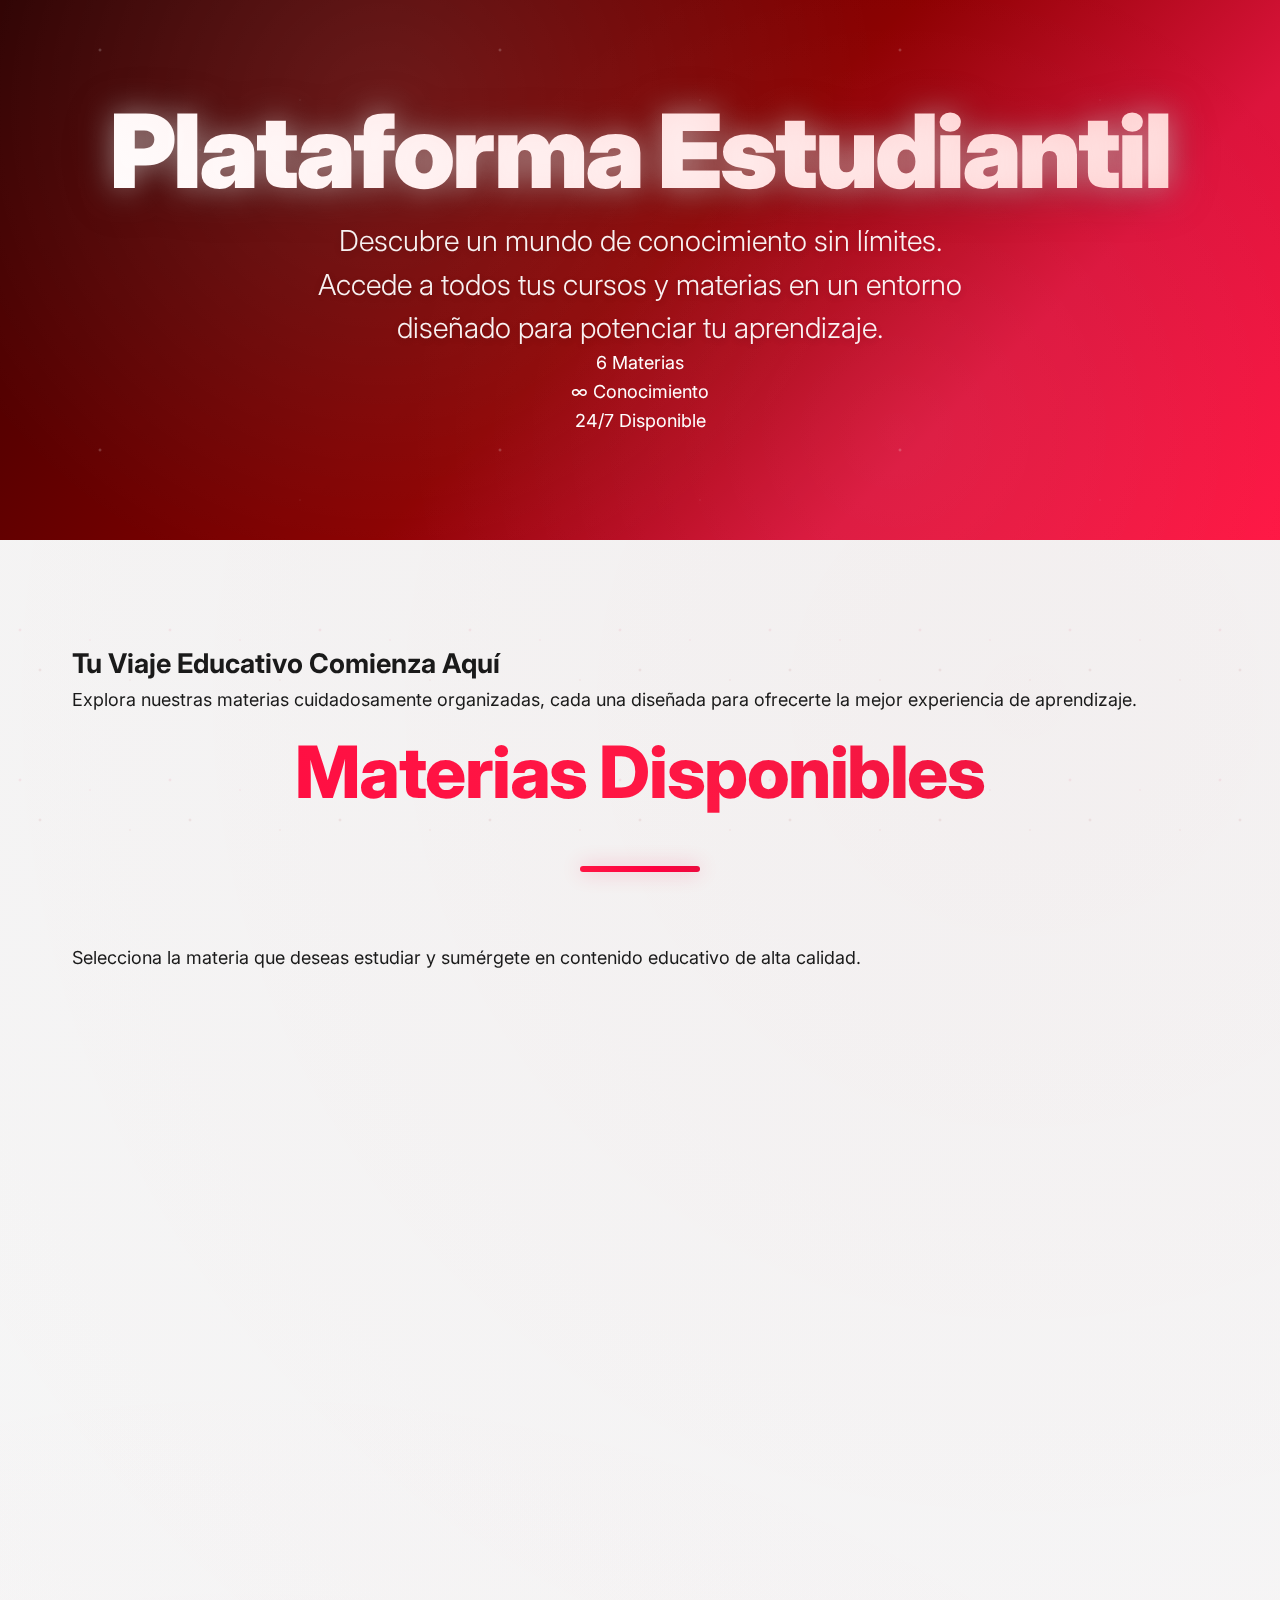
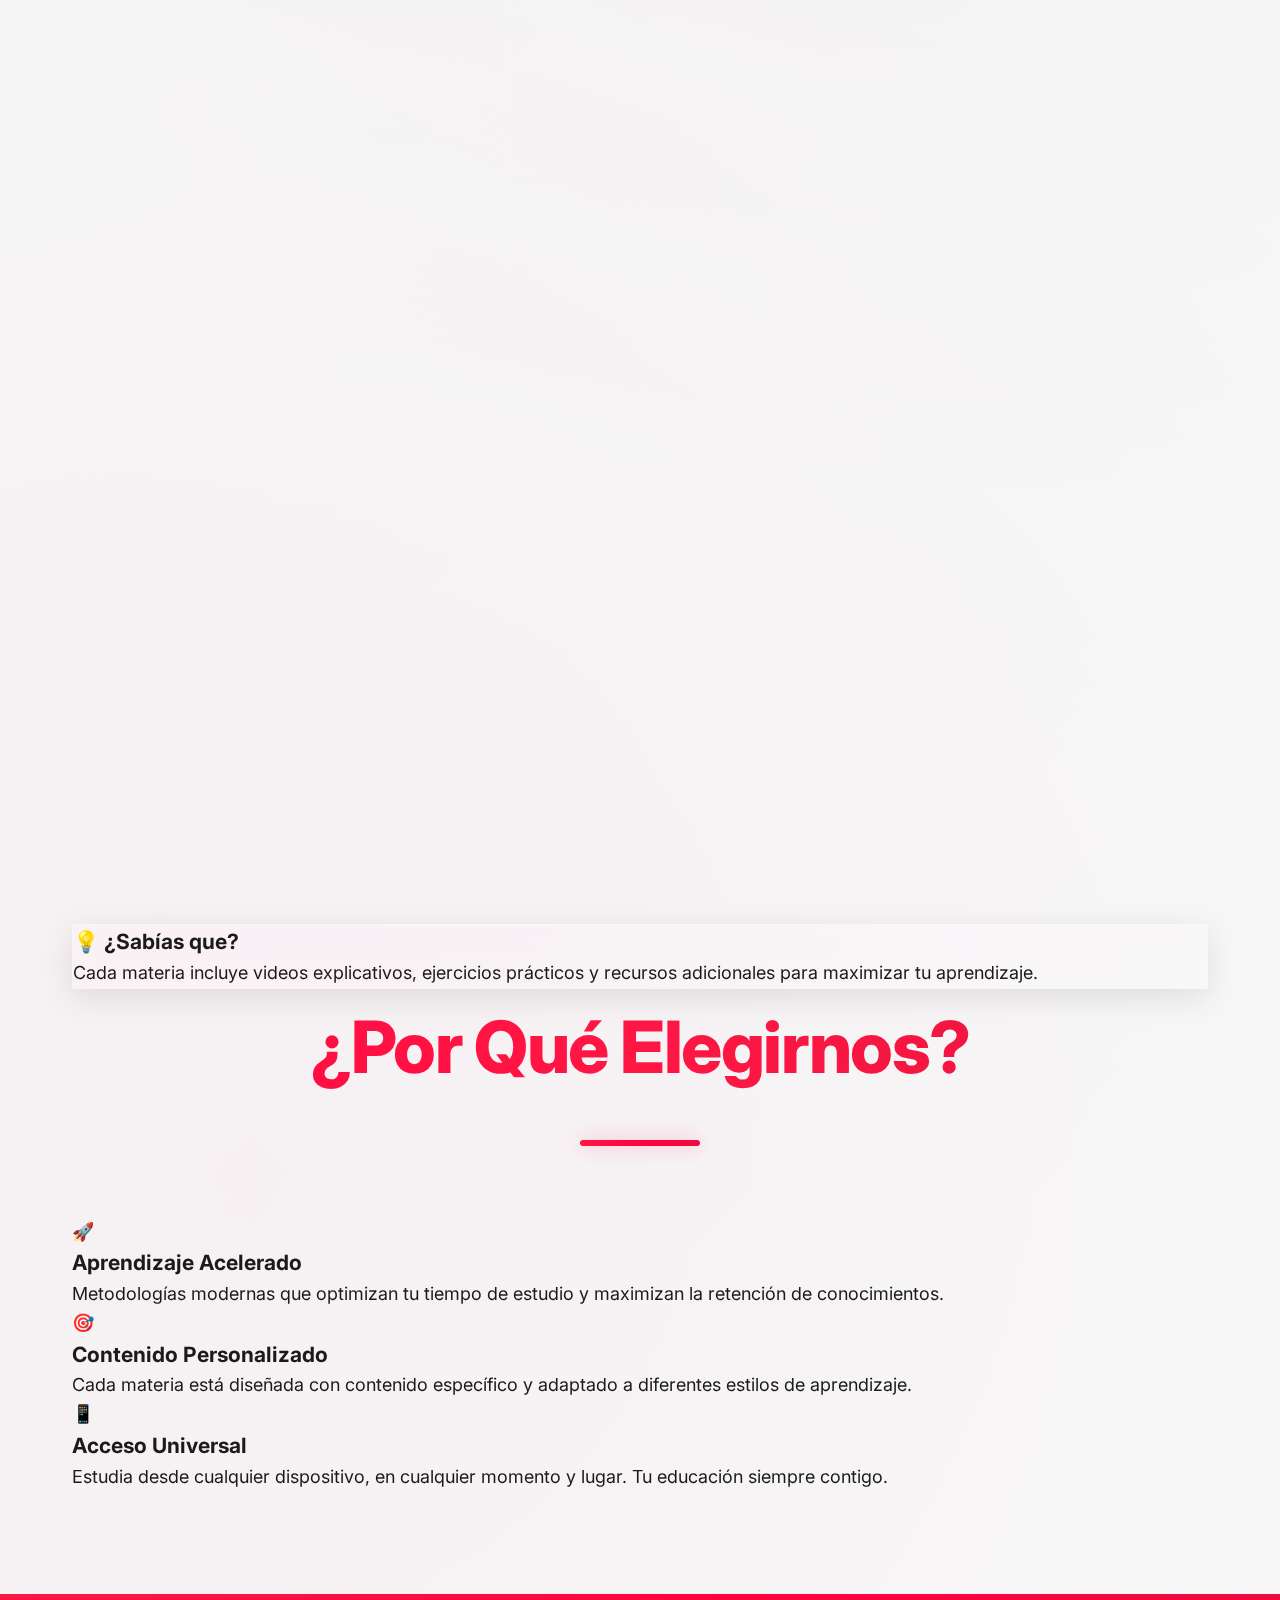
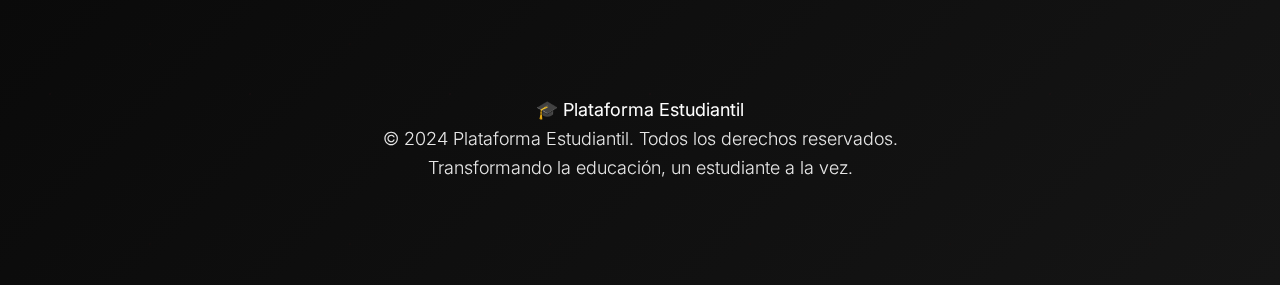
<file: index.html>
<!DOCTYPE html>
<html lang="es">
<head>
    <meta charset="UTF-8">
    <meta name="viewport" content="width=device-width, initial-scale=1.0">
    <title>Plataforma Estudiantil - Tu Centro de Aprendizaje</title>
    <meta name="description" content="Accede a todos tus cursos y materias educativas en una plataforma moderna y profesional">
    
    <!-- Estilos principales -->
    <link rel="stylesheet" href="css/style.css">
    
    <!-- Fuente moderna optimizada -->
    <link rel="preconnect" href="https://fonts.googleapis.com">
    <link rel="preconnect" href="https://fonts.gstatic.com" crossorigin>
    <link href="https://fonts.googleapis.com/css2?family=Inter:wght@300;400;500;600;700;800;900&display=swap" rel="stylesheet">
    
    <!-- Meta tags para SEO
    <meta name="keywords" content="educación, cursos, materias, aprendizaje, plataforma estudiantil">
    <meta name="author" content="Plataforma Estudiantil"> -->
    
    <!-- Open Graph para redes sociales -->
    <meta property="og:title" content="Plataforma Estudiantil">
    <meta property="og:description" content="Tu centro de aprendizaje digital">
    <meta property="og:type" content="website">
</head>
<body class="page-load">
    <!-- Navegación principal -->
    <nav class="main-nav" role="navigation" aria-label="Navegación principal">
        <div class="container">
            <div class="nav-brand">
                <span class="brand-icon"></span>
                <span class="brand-text"></span>
            </div>
        </div>
    </nav>

    <!-- Header principal mejorado -->
    <header class="main-header" role="banner">
        <div class="container">
            <div class="hero-content">
                <h1 class="main-title">
                    <span class="title-line">Plataforma</span>
                    <span class="title-line">Estudiantil</span>
                </h1>
                <p class="subtitle">
                    Descubre un mundo de conocimiento sin límites. 
                    Accede a todos tus cursos y materias en un entorno 
                    diseñado para potenciar tu aprendizaje.
                </p>
                <div class="hero-stats">
                    <div class="stat-item">
                        <span class="stat-number">6</span>
                        <span class="stat-label">Materias</span>
                    </div>
                    <div class="stat-item">
                        <span class="stat-number">∞</span>
                        <span class="stat-label">Conocimiento</span>
                    </div>
                    <div class="stat-item">
                        <span class="stat-number">24/7</span>
                        <span class="stat-label">Disponible</span>
                    </div>
                </div>
            </div>
        </div>
    </header>

    <!-- Contenido principal estructurado -->
    <main class="main-content" role="main">
        <!-- Sección de introducción -->
        <section class="intro-section" aria-labelledby="intro-title">
            <div class="container">
                <div class="intro-content">
                    <h2 id="intro-title" class="section-subtitle">
                        Tu Viaje Educativo Comienza Aquí
                    </h2>
                    <p class="intro-text">
                        Explora nuestras materias cuidadosamente organizadas, 
                        cada una diseñada para ofrecerte la mejor experiencia de aprendizaje.
                    </p>
                </div>
            </div>
        </section>

        <!-- Sección principal de materias -->
        <section class="materias-section" aria-labelledby="materias-title">
            <div class="container">
                <header class="section-header">
                    <h2 id="materias-title" class="section-title">
                        Materias Disponibles
                    </h2>
                    
                    <p class="section-description">
                        Selecciona la materia que deseas estudiar y sumérgete 
                        en contenido educativo de alta calidad.
                    </p>
                    <br>
                </header>
                
                <!-- Grid de materias mejorado -->
                <div class="materias-wrapper">
                    <div id="materias-container" class="materias-grid" role="grid" aria-label="Grid de materias disponibles">
                        <!-- Las tarjetas se generarán dinámicamente desde JavaScript -->
                    </div>
                </div>

                <!-- Información adicional -->
                 <br>
                <aside class="materias-info">
                    <div class="info-card glass-effect">
                        <h3 class="info-title">💡 ¿Sabías que?</h3>
                        <p class="info-text">
                            Cada materia incluye videos explicativos, ejercicios prácticos 
                            y recursos adicionales para maximizar tu aprendizaje.
                        </p>
                    </div>
                </aside>
            </div>
        </section>

        <!-- Sección de características -->
        <section class="features-section" aria-labelledby="features-title">
            <div class="container">
                <h2 id="features-title" class="section-title">
                    ¿Por Qué Elegirnos?
                </h2>
                <div class="features-grid">
                    <article class="feature-card particle-effect">
                        <div class="feature-icon">🚀</div>
                        <h3 class="feature-title">Aprendizaje Acelerado</h3>
                        <p class="feature-description">
                            Metodologías modernas que optimizan tu tiempo de estudio 
                            y maximizan la retención de conocimientos.
                        </p>
                    </article>
                    <article class="feature-card particle-effect">
                        <div class="feature-icon">🎯</div>
                        <h3 class="feature-title">Contenido Personalizado</h3>
                        <p class="feature-description">
                            Cada materia está diseñada con contenido específico 
                            y adaptado a diferentes estilos de aprendizaje.
                        </p>
                    </article>
                    <article class="feature-card particle-effect">
                        <div class="feature-icon">📱</div>
                        <h3 class="feature-title">Acceso Universal</h3>
                        <p class="feature-description">
                            Estudia desde cualquier dispositivo, en cualquier momento 
                            y lugar. Tu educación siempre contigo.
                        </p>
                    </article>
                </div>
            </div>
        </section>
    </main>

    <!-- Footer mejorado -->
    <footer class="main-footer" role="contentinfo">
        <div class="container">
            <div class="footer-content">
                <div class="footer-brand">
                    <span class="footer-icon">🎓</span>
                    <span class="footer-title">Plataforma Estudiantil</span>
                </div>
                <div class="footer-info">
                    <p class="footer-text">
                        &copy; 2024 Plataforma Estudiantil. Todos los derechos reservados.
                    </p>
                    <p class="footer-subtitle">
                        Transformando la educación, un estudiante a la vez.
                    </p>
                </div>
            </div>
        </div>
    </footer>

    <!-- JavaScript principal -->
    <script src="js/script.js"></script>
</body>
</html>
</file>
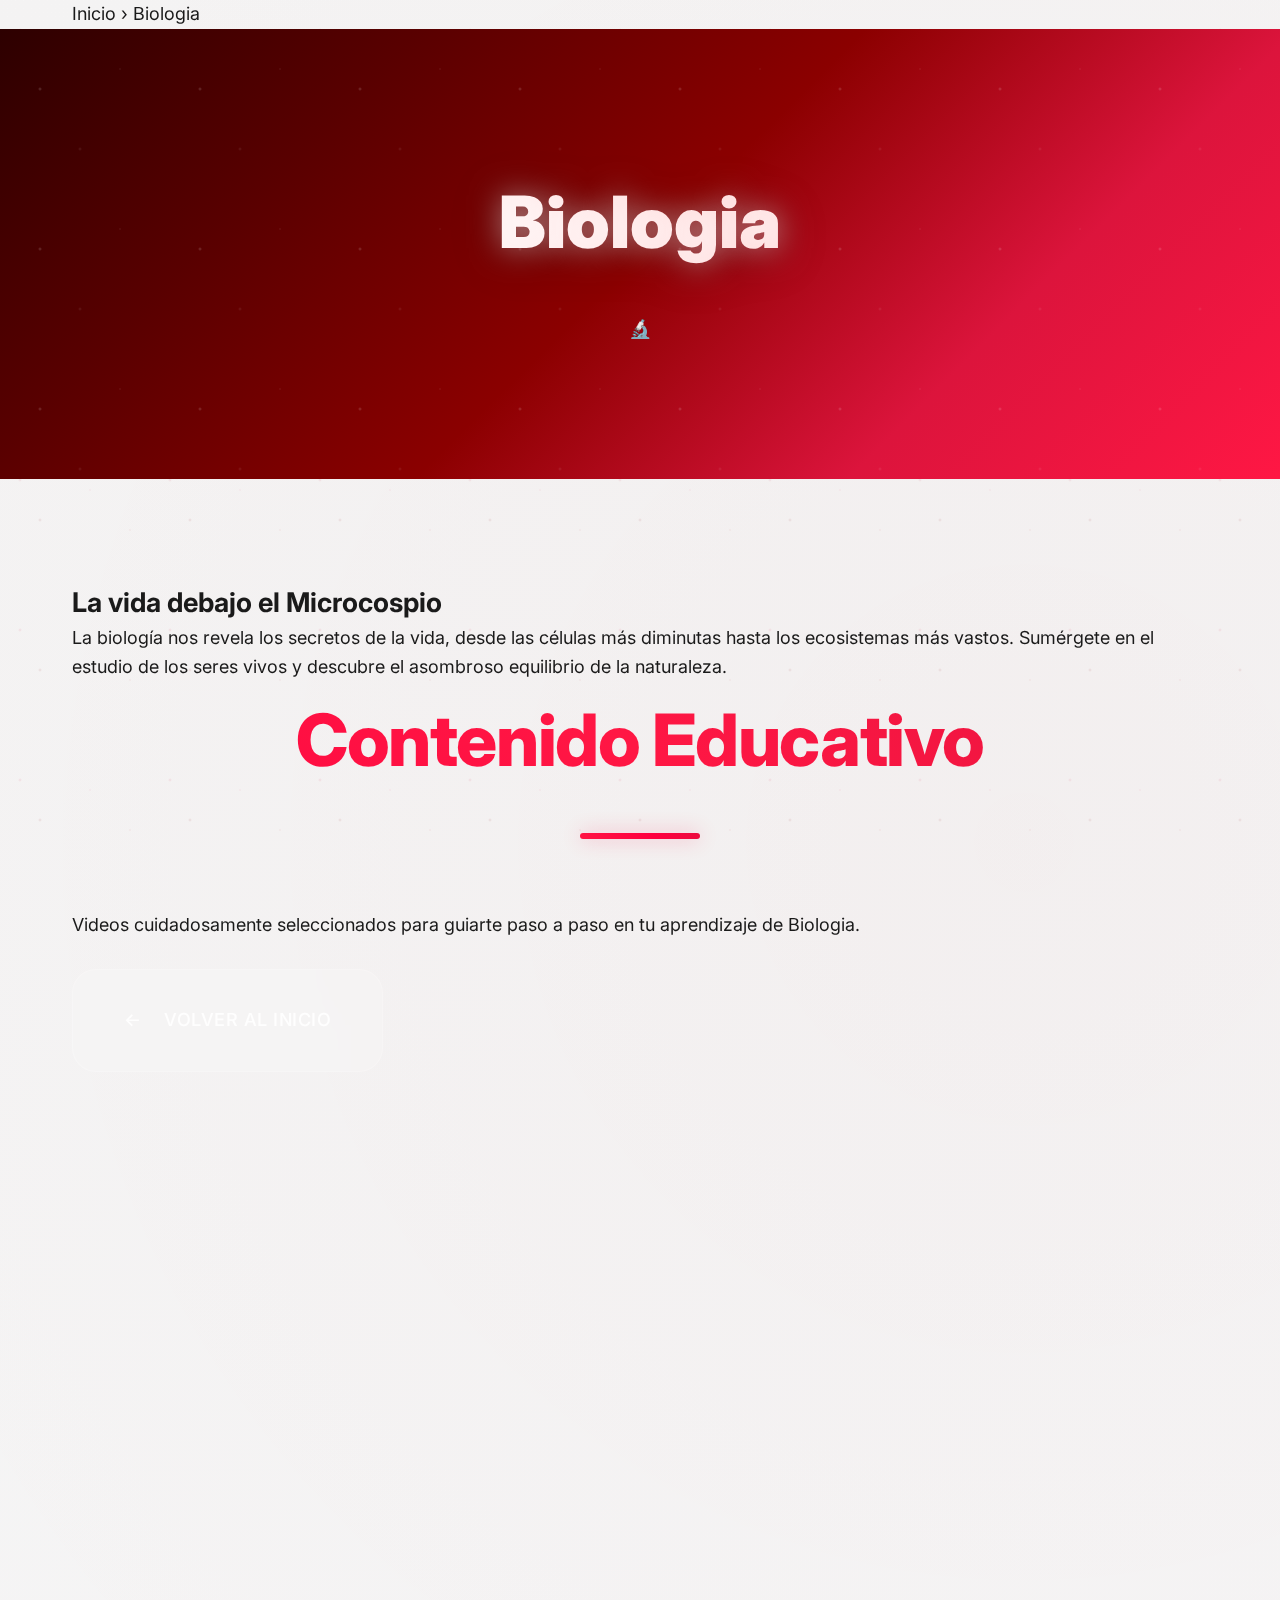
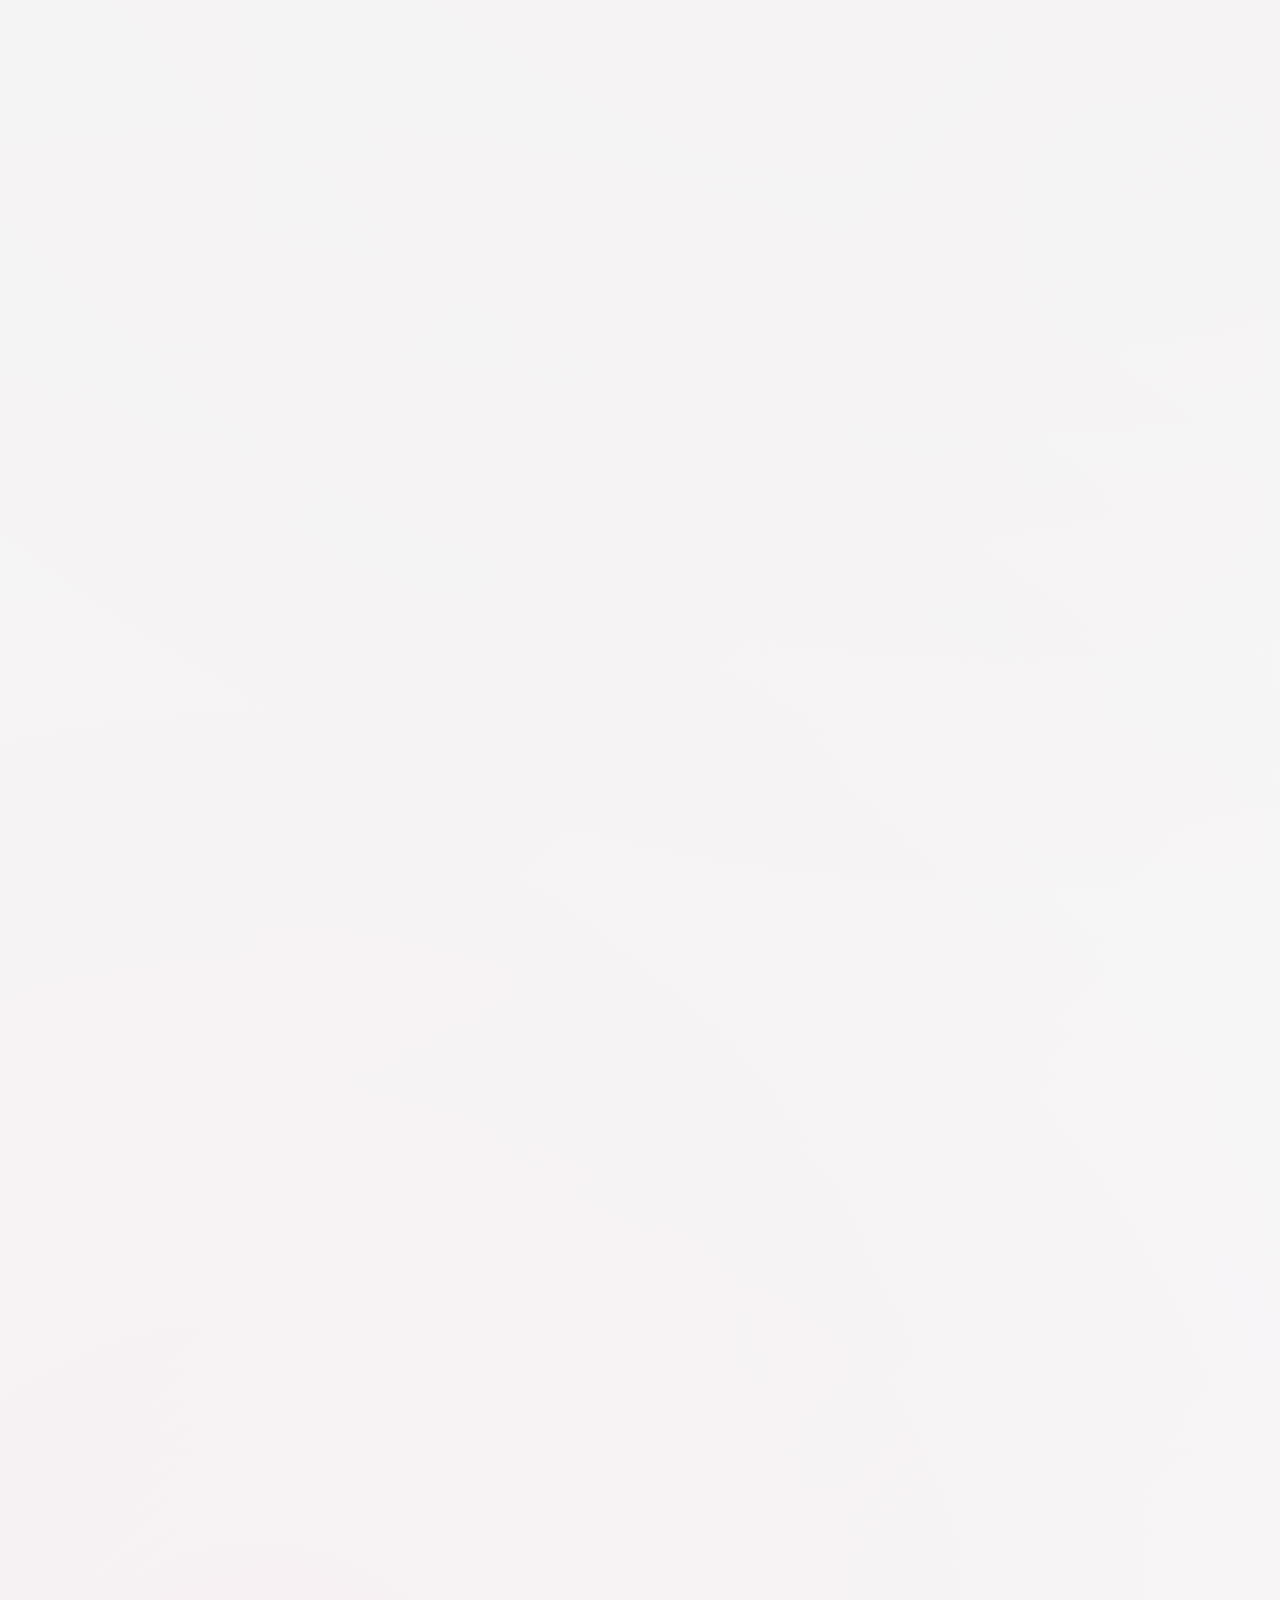
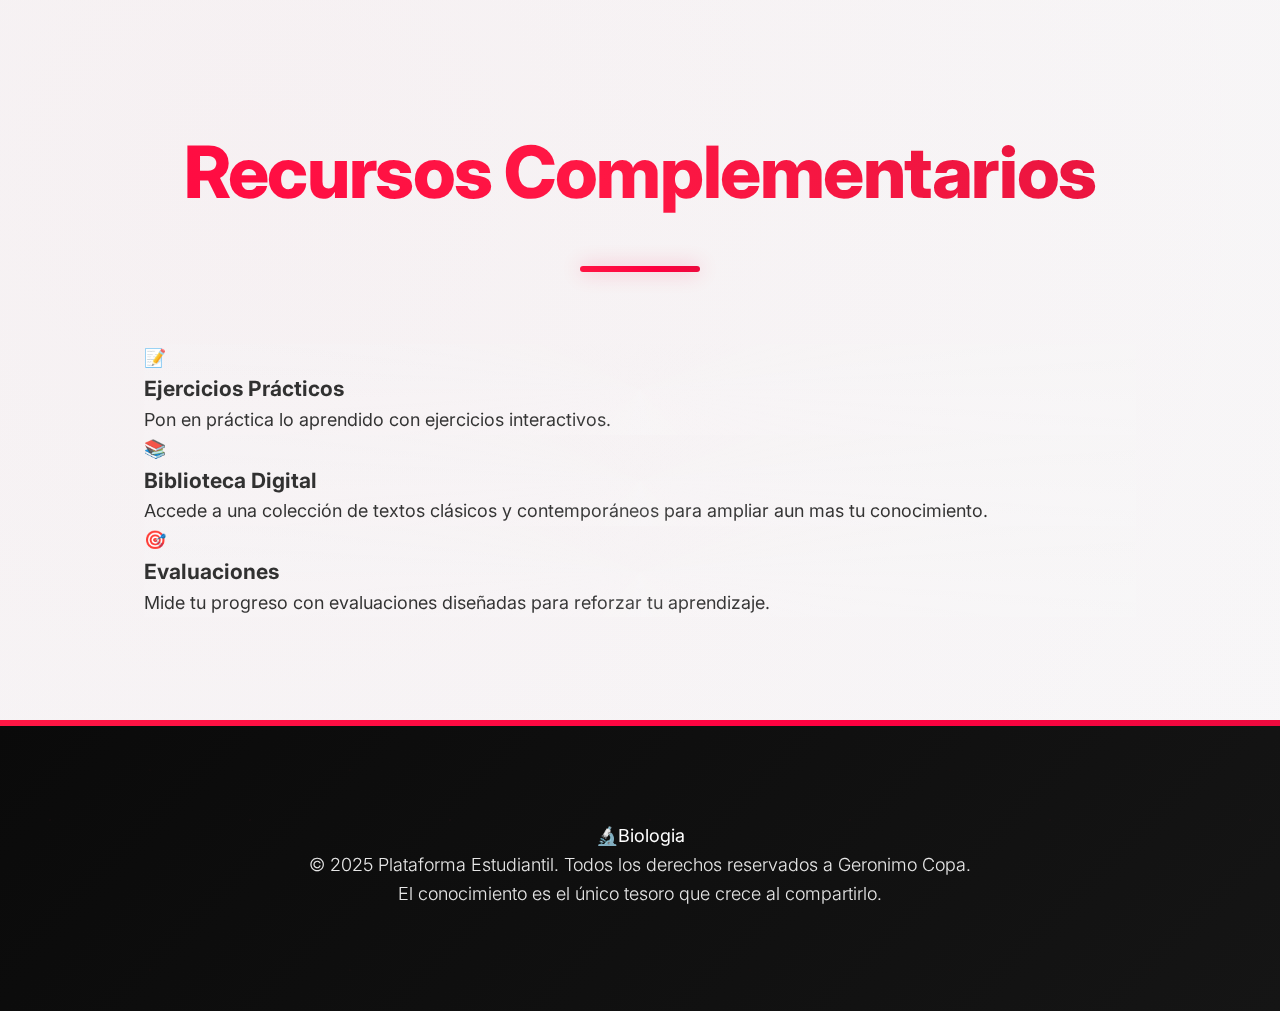
<file: materias/biologia.html>
<!DOCTYPE html>
<html lang="es">
<head>
    <meta charset="UTF-8">
    <meta name="viewport" content="width=device-width, initial-scale=1.0">
    <title>Biologia - Plataforma Estudiantil</title>
    <meta name="description" content="Explora el fascinante mundo de la lengua y literatura española con videos educativos y recursos especializados">
    
    <!-- Estilos principales -->
    <link rel="stylesheet" href="../css/style.css">
    
    <!-- Fuente moderna optimizada -->
    <link rel="preconnect" href="https://fonts.googleapis.com">
    <link rel="preconnect" href="https://fonts.gstatic.com" crossorigin>
    <link href="https://fonts.googleapis.com/css2?family=Inter:wght@300;400;500;600;700;800;900&display=swap" rel="stylesheet">
    
    <!-- Meta tags específicos -->
    <meta name="keywords" content="lengua, literatura, gramática, ortografía, análisis literario">
    <meta name="author" content="Plataforma Estudiantil">
</head>
<body class="page-load">
    <!-- Navegación de materia -->
    <nav class="materia-nav" role="navigation" aria-label="Navegación de materia">
        <div class="container">
            <div class="nav-content">
                <div class="nav-breadcrumb">
                    <span class="breadcrumb-item">Inicio</span>
                    <span class="breadcrumb-separator">›</span>
                    <span class="breadcrumb-current">Biologia</span>
                </div>
            </div>
        </div>
    </nav>

    <!-- Header de la materia mejorado -->
    <header class="materia-header" role="banner">
        <div class="container">
            <div class="materia-hero">
                <div class="materia-icon-wrapper">
                    <span class="materia-icon-large"></span>
                </div>
                <div class="materia-content">
                    <h1 class="materia-title">
                        <span class="title-accent">Biologia​</span>
                        <span class="title-main"></span>
                    </h1>
                    <p class="materia-description">
                        🔬​
                    </p>
                    <div class="materia-stats">
                        <div class="stat-badge">
                            <span class="stat-icon"></span>
                            <span class="stat-text"></span>
                        </div>
                        <div class="stat-badge">
                            <span class="stat-icon"></span>
                            <span class="stat-text"></span>
                        </div>
                        <div class="stat-badge">
                            <span class="stat-icon"></span>
                            <span class="stat-text"></span>
                        </div>
                    </div>
                </div>
            </div>
        </div>
    </header>

    <!-- Contenido principal de la materia -->
    <main class="main-content" role="main">
        <!-- Sección de introducción a la materia -->
        <section class="materia-intro" aria-labelledby="intro-title">
            <div class="container">
                <div class="intro-wrapper">
                    <h2 id="intro-title" class="section-subtitle">
                        La vida debajo el Microcospio
                    </h2>
                    <p class="intro-description">
                         La biología nos revela los secretos de la vida, desde las células más diminutas hasta los ecosistemas más vastos. 
    Sumérgete en el estudio de los seres vivos y descubre el asombroso equilibrio de la naturaleza.
                    </p>
                </div>
            </div>
        </section>

        <!-- Sección principal de videos -->
        <section class="videos-section" aria-labelledby="videos-title">
            <div class="container">
                <header class="section-header">
                    <h2 id="videos-title" class="section-title">
                        Contenido Educativo
                    </h2>
                    <p class="section-description">
                        Videos cuidadosamente seleccionados para guiarte 
                        paso a paso en tu aprendizaje de Biologia.
                    </p>
                </header>
                <br>
                  <a href="../index.html" class="volver-btn" aria-label="Volver al inicio">
                    <span class="btn-icon">←</span>
                    <span class="btn-text">Volver al inicio</span>
                </a>
                <br>
                <br>
                <!-- Contenedor de videos mejorado -->
                <div class="videos-wrapper">
                    <div id="videos-container" class="videos-container" role="region" aria-label="Lista de videos educativos">
                        <!-- Los videos se generarán dinámicamente desde JavaScript -->
                    </div>
                </div>

                <!-- Panel de progreso 
                <aside class="progress-panel glass-effect">
                    <h3 class="progress-title">📊 Tu Progreso</h3>
                    <div class="progress-content">
                        <p class="progress-text">
                            Completa los videos para avanzar en tu dominio 
                            de la lengua y literatura española.
                        </p>
                        <div class="progress-bar">
                            <div class="progress-fill" style="width: 0%"></div>
                        </div>
                        <span class="progress-label">0% completado</span>
                    </div>
                </aside>
            </div>
        </section> -->

        <!-- Sección de recursos adicionales -->
        <section class="recursos-section" aria-labelledby="recursos-title">
            <div class="container">
                <h2 id="recursos-title" class="section-title">
                    Recursos Complementarios
                </h2>
                <div class="recursos-grid">
                    <article class="recurso-card shine-effect">
                        <div class="recurso-icon">📝</div>
                        <h3 class="recurso-title">Ejercicios Prácticos</h3>
                        <p class="recurso-description">
                            Pon en práctica lo aprendido con ejercicios 
                            interactivos.
                        </p>
                    </article>
                    <article class="recurso-card shine-effect">
                        <div class="recurso-icon">📚</div>
                        <h3 class="recurso-title">Biblioteca Digital</h3>
                        <p class="recurso-description">
                            Accede a una colección de textos clásicos 
                            y contemporáneos para ampliar aun mas tu conocimiento.
                        </p>
                    </article>
                    <article class="recurso-card shine-effect">
                        <div class="recurso-icon">🎯</div>
                        <h3 class="recurso-title">Evaluaciones</h3>
                        <p class="recurso-description">
                            Mide tu progreso con evaluaciones diseñadas 
                            para reforzar tu aprendizaje.
                        </p>
                    </article>
                </div>
            </div>
        </section>
    </main>


    <!-- Footer -->
    <footer class="main-footer" role="contentinfo">
        <div class="container">
            <div class="footer-content">
                <div class="footer-brand">
                    <span class="footer-icon">🔬​</span>
                    <span class="footer-title">Biologia</span>
                </div>
                <div class="footer-info">
                    <p class="footer-text">
                        &copy; 2025 Plataforma Estudiantil. Todos los derechos reservados a Geronimo Copa.
                    </p>
                    <p class="footer-subtitle">
                        El conocimiento es el único tesoro que crece al compartirlo.
                    </p>
                </div>
            </div>
        </div>
    </footer>

    <!-- JavaScript principal -->
    <script src="../js/script.js"></script>
</body>
</html>
</file>
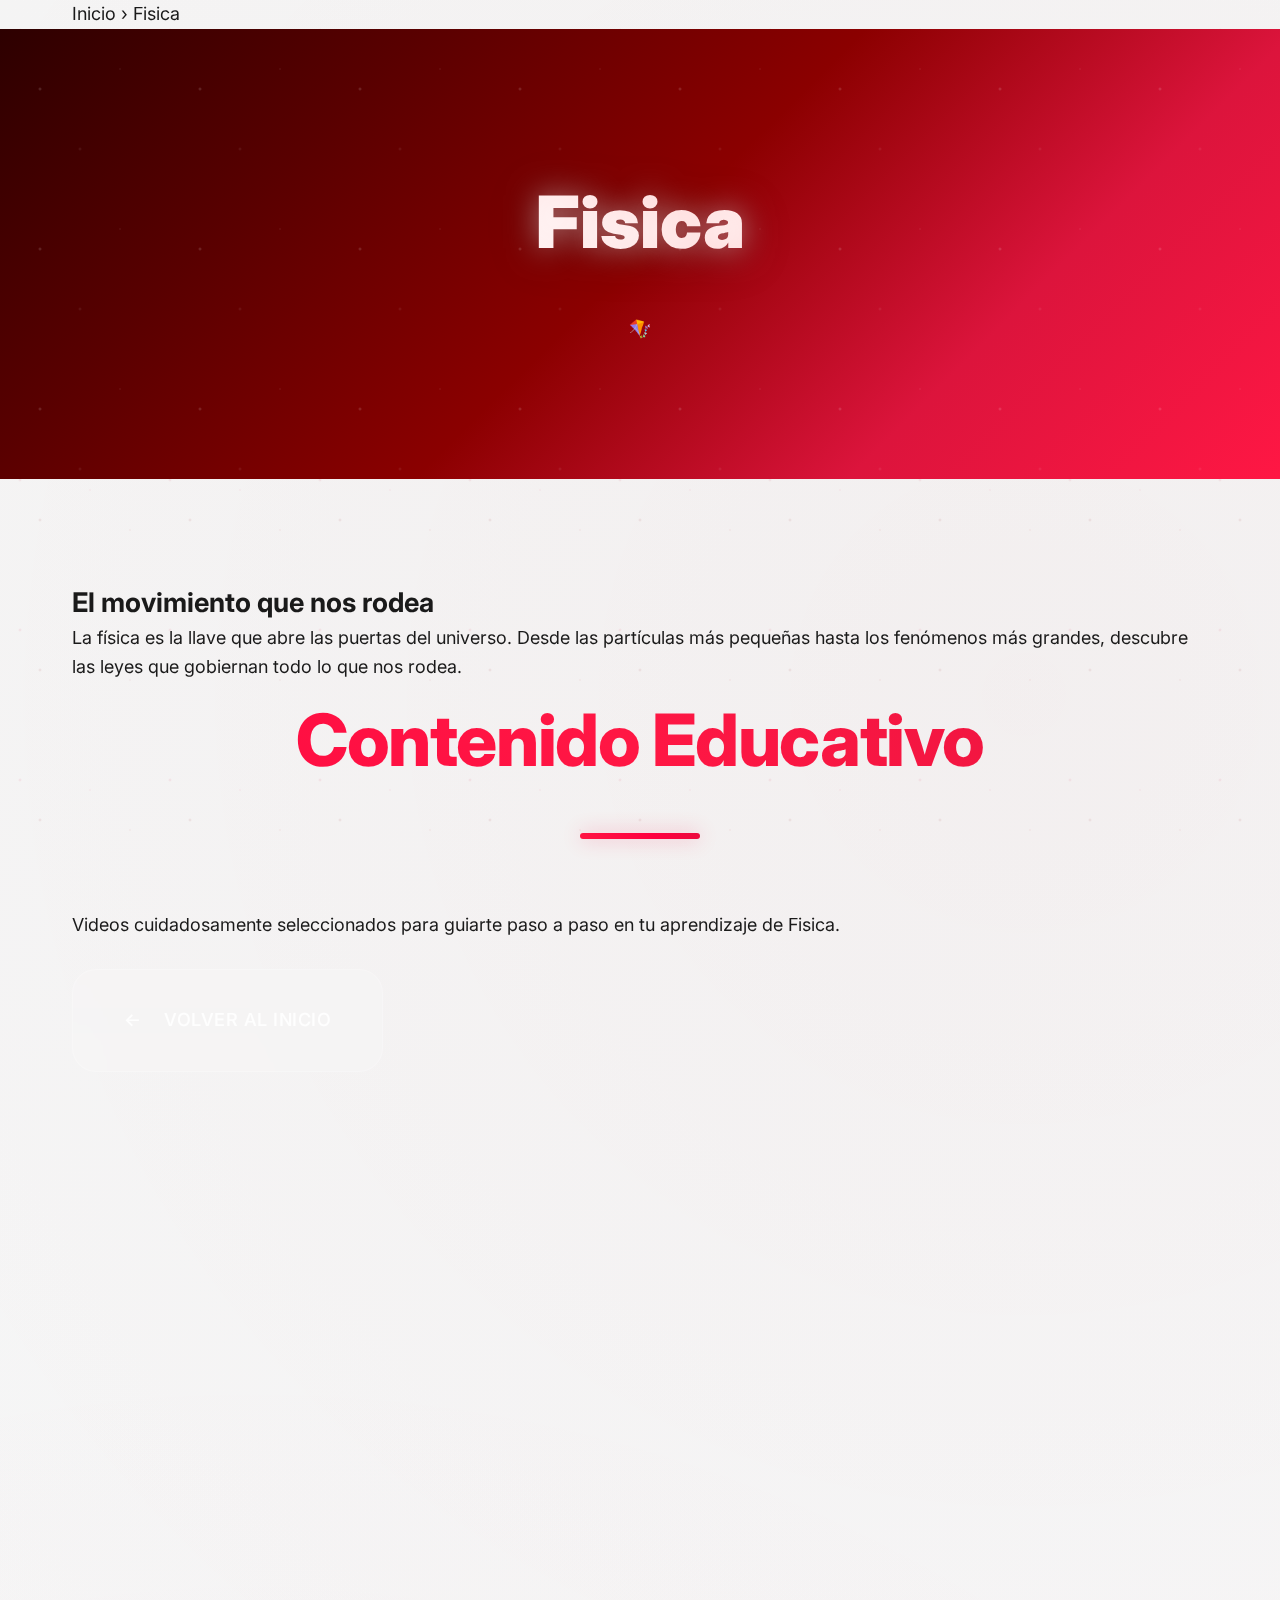
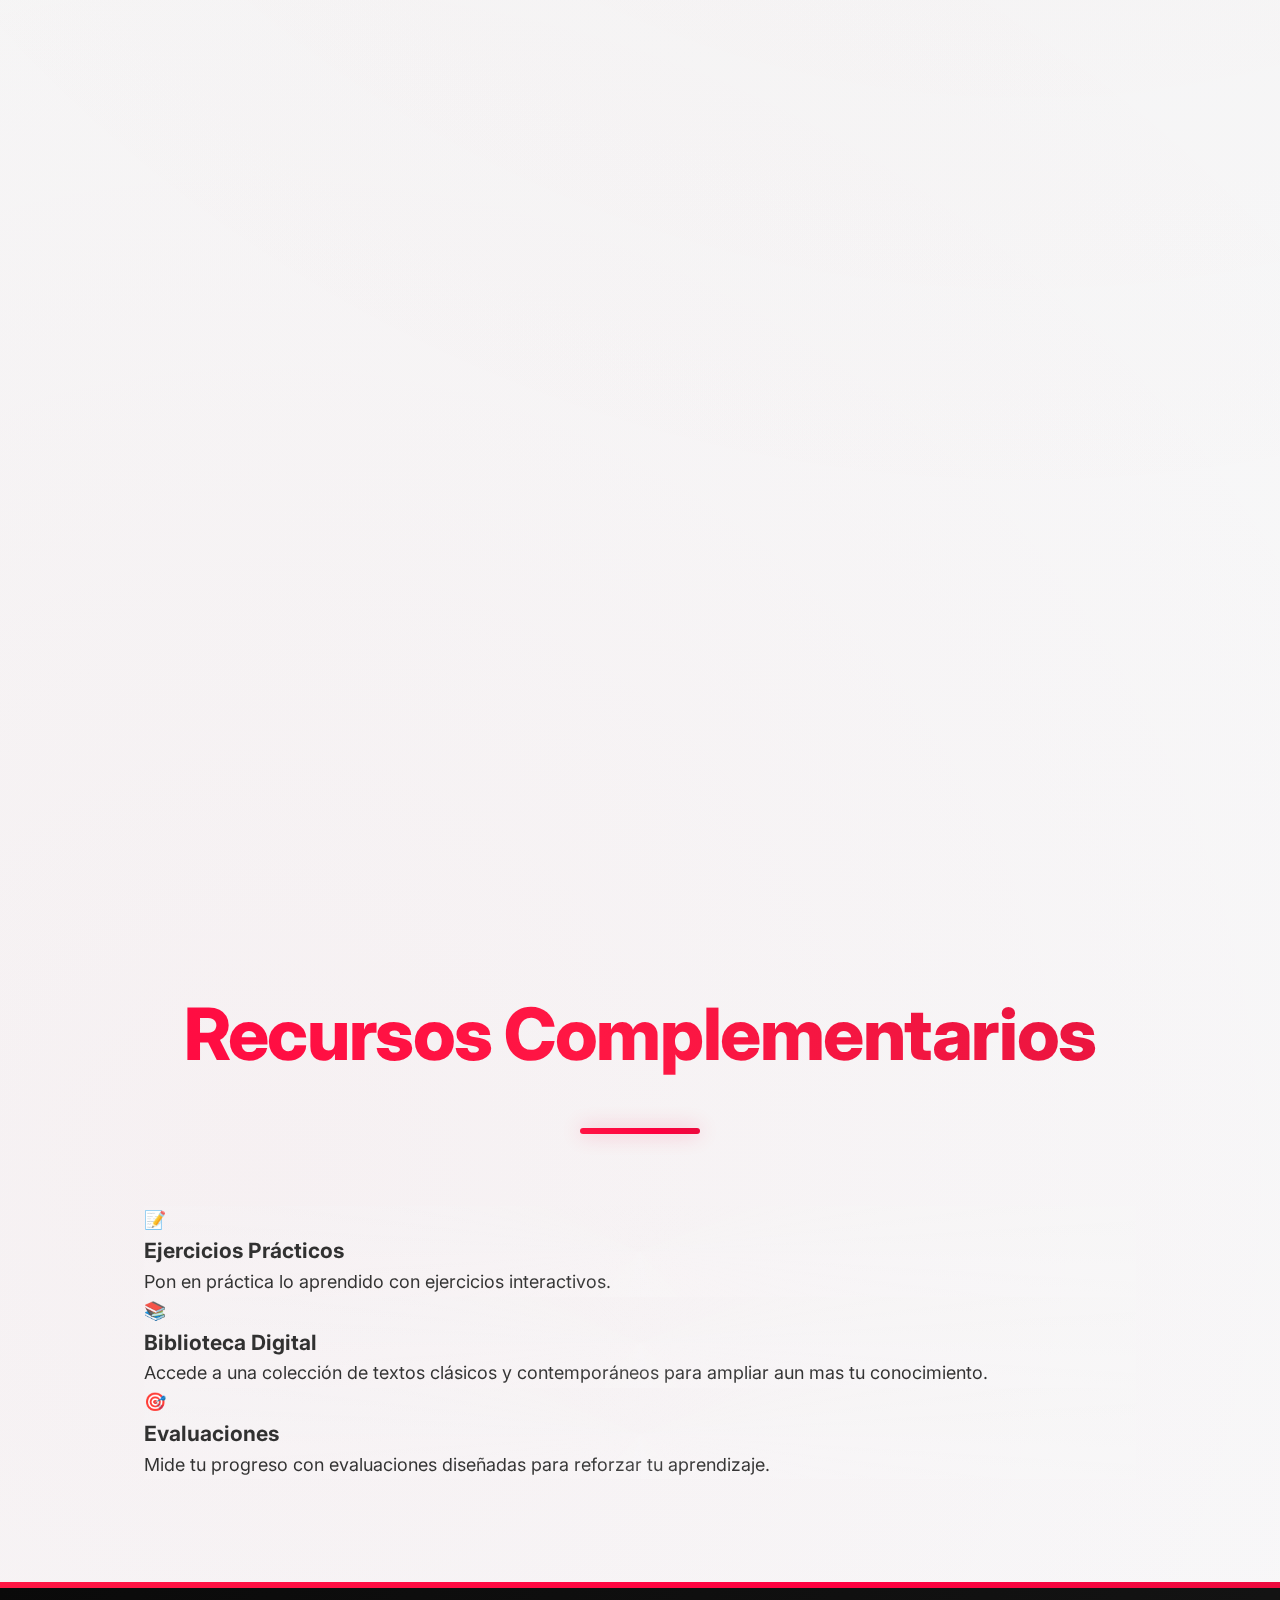
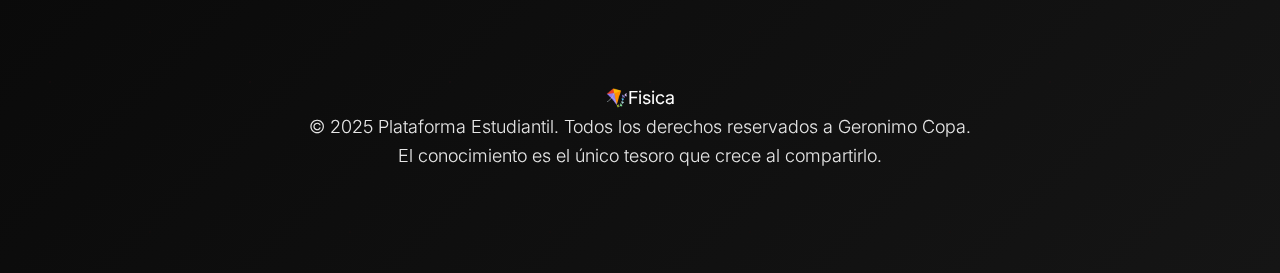
<file: materias/fisica.html>
<!DOCTYPE html>
<html lang="es">
<head>
    <meta charset="UTF-8">
    <meta name="viewport" content="width=device-width, initial-scale=1.0">
    <title>Biologia - Plataforma Estudiantil</title>
    <meta name="description" content="Explora el fascinante mundo de la lengua y literatura española con videos educativos y recursos especializados">
    
    <!-- Estilos principales -->
    <link rel="stylesheet" href="../css/style.css">
    
    <!-- Fuente moderna optimizada -->
    <link rel="preconnect" href="https://fonts.googleapis.com">
    <link rel="preconnect" href="https://fonts.gstatic.com" crossorigin>
    <link href="https://fonts.googleapis.com/css2?family=Inter:wght@300;400;500;600;700;800;900&display=swap" rel="stylesheet">
    
    <!-- Meta tags específicos -->
    <meta name="keywords" content="lengua, literatura, gramática, ortografía, análisis literario">
    <meta name="author" content="Plataforma Estudiantil">
</head>
<body class="page-load">
    <!-- Navegación de materia -->
    <nav class="materia-nav" role="navigation" aria-label="Navegación de materia">
        <div class="container">
            <div class="nav-content">
                <div class="nav-breadcrumb">
                    <span class="breadcrumb-item">Inicio</span>
                    <span class="breadcrumb-separator">›</span>
                    <span class="breadcrumb-current">Fisica</span>
                </div>
            </div>
        </div>
    </nav>

    <!-- Header de la materia mejorado -->
    <header class="materia-header" role="banner">
        <div class="container">
            <div class="materia-hero">
                <div class="materia-icon-wrapper">
                    <span class="materia-icon-large"></span>
                </div>
                <div class="materia-content">
                    <h1 class="materia-title">
                        <span class="title-accent">Fisica​</span>
                        <span class="title-main"></span>
                    </h1>
                    <p class="materia-description">
🪁​
                    </p>
                    <div class="materia-stats">
                        <div class="stat-badge">
                            <span class="stat-icon"></span>
                            <span class="stat-text"></span>
                        </div>
                        <div class="stat-badge">
                            <span class="stat-icon"></span>
                            <span class="stat-text"></span>
                        </div>
                        <div class="stat-badge">
                            <span class="stat-icon"></span>
                            <span class="stat-text"></span>
                        </div>
                    </div>
                </div>
            </div>
        </div>
    </header>

    <!-- Contenido principal de la materia -->
    <main class="main-content" role="main">
        <!-- Sección de introducción a la materia -->
        <section class="materia-intro" aria-labelledby="intro-title">
            <div class="container">
                <div class="intro-wrapper">
                    <h2 id="intro-title" class="section-subtitle">
                 El movimiento que nos rodea
                    </h2>
                    <p class="intro-description">
                        La física es la llave que abre las puertas del universo. 
    Desde las partículas más pequeñas hasta los fenómenos más grandes, descubre las leyes que gobiernan todo lo que nos rodea.
</p>
                </div>
            </div>
        </section>

        <!-- Sección principal de videos -->
        <section class="videos-section" aria-labelledby="videos-title">
            <div class="container">
                <header class="section-header">
                    <h2 id="videos-title" class="section-title">
                        Contenido Educativo
                    </h2>
                    <p class="section-description">
                        Videos cuidadosamente seleccionados para guiarte 
                        paso a paso en tu aprendizaje de Fisica.
                    </p>
                </header>
                <br>
                  <a href="../index.html" class="volver-btn" aria-label="Volver al inicio">
                    <span class="btn-icon">←</span>
                    <span class="btn-text">Volver al inicio</span>
                </a>
                <br>
                <br>
                <!-- Contenedor de videos mejorado -->
                <div class="videos-wrapper">
                    <div id="videos-container" class="videos-container" role="region" aria-label="Lista de videos educativos">
                        <!-- Los videos se generarán dinámicamente desde JavaScript -->
                    </div>
                </div>

                <!-- Panel de progreso 
                <aside class="progress-panel glass-effect">
                    <h3 class="progress-title">📊 Tu Progreso</h3>
                    <div class="progress-content">
                        <p class="progress-text">
                            Completa los videos para avanzar en tu dominio 
                            de la lengua y literatura española.
                        </p>
                        <div class="progress-bar">
                            <div class="progress-fill" style="width: 0%"></div>
                        </div>
                        <span class="progress-label">0% completado</span>
                    </div>
                </aside>
            </div>
        </section> -->

        <!-- Sección de recursos adicionales -->
        <section class="recursos-section" aria-labelledby="recursos-title">
            <div class="container">
                <h2 id="recursos-title" class="section-title">
                    Recursos Complementarios
                </h2>
                <div class="recursos-grid">
                    <article class="recurso-card shine-effect">
                        <div class="recurso-icon">📝</div>
                        <h3 class="recurso-title">Ejercicios Prácticos</h3>
                        <p class="recurso-description">
                            Pon en práctica lo aprendido con ejercicios 
                            interactivos.
                        </p>
                    </article>
                    <article class="recurso-card shine-effect">
                        <div class="recurso-icon">📚</div>
                        <h3 class="recurso-title">Biblioteca Digital</h3>
                        <p class="recurso-description">
                            Accede a una colección de textos clásicos 
                            y contemporáneos para ampliar aun mas tu conocimiento.
                        </p>
                    </article>
                    <article class="recurso-card shine-effect">
                        <div class="recurso-icon">🎯</div>
                        <h3 class="recurso-title">Evaluaciones</h3>
                        <p class="recurso-description">
                            Mide tu progreso con evaluaciones diseñadas 
                            para reforzar tu aprendizaje.
                        </p>
                    </article>
                </div>
            </div>
        </section>
    </main>


    <!-- Footer -->
    <footer class="main-footer" role="contentinfo">
        <div class="container">
            <div class="footer-content">
                <div class="footer-brand">
                    <span class="footer-icon">🪁​​</span>
                    <span class="footer-title">Fisica</span>
                </div>
                <div class="footer-info">
                    <p class="footer-text">
                        &copy; 2025 Plataforma Estudiantil. Todos los derechos reservados a Geronimo Copa.
                    </p>
                    <p class="footer-subtitle">
                        El conocimiento es el único tesoro que crece al compartirlo.
                    </p>
                </div>
            </div>
        </div>
    </footer>

    <!-- JavaScript principal -->
    <script src="../js/script.js"></script>
</body>
</html>
</file>
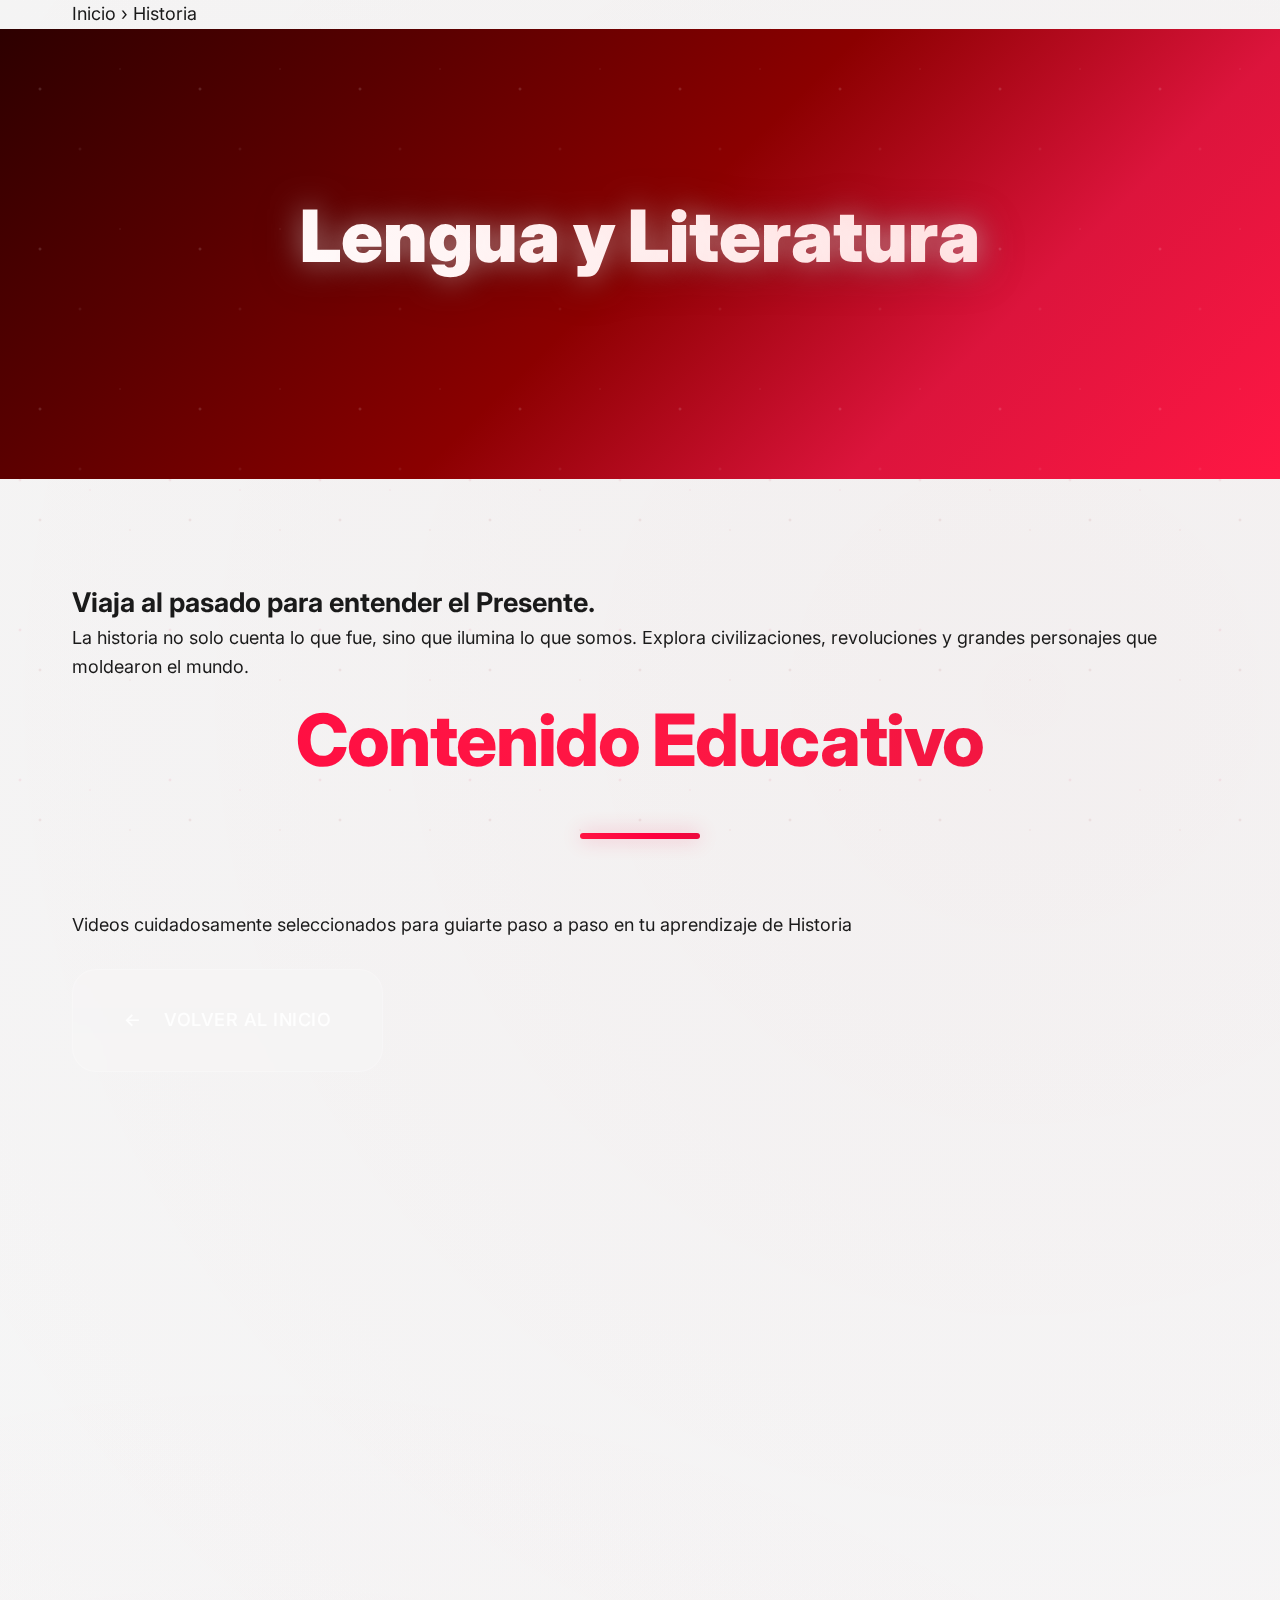
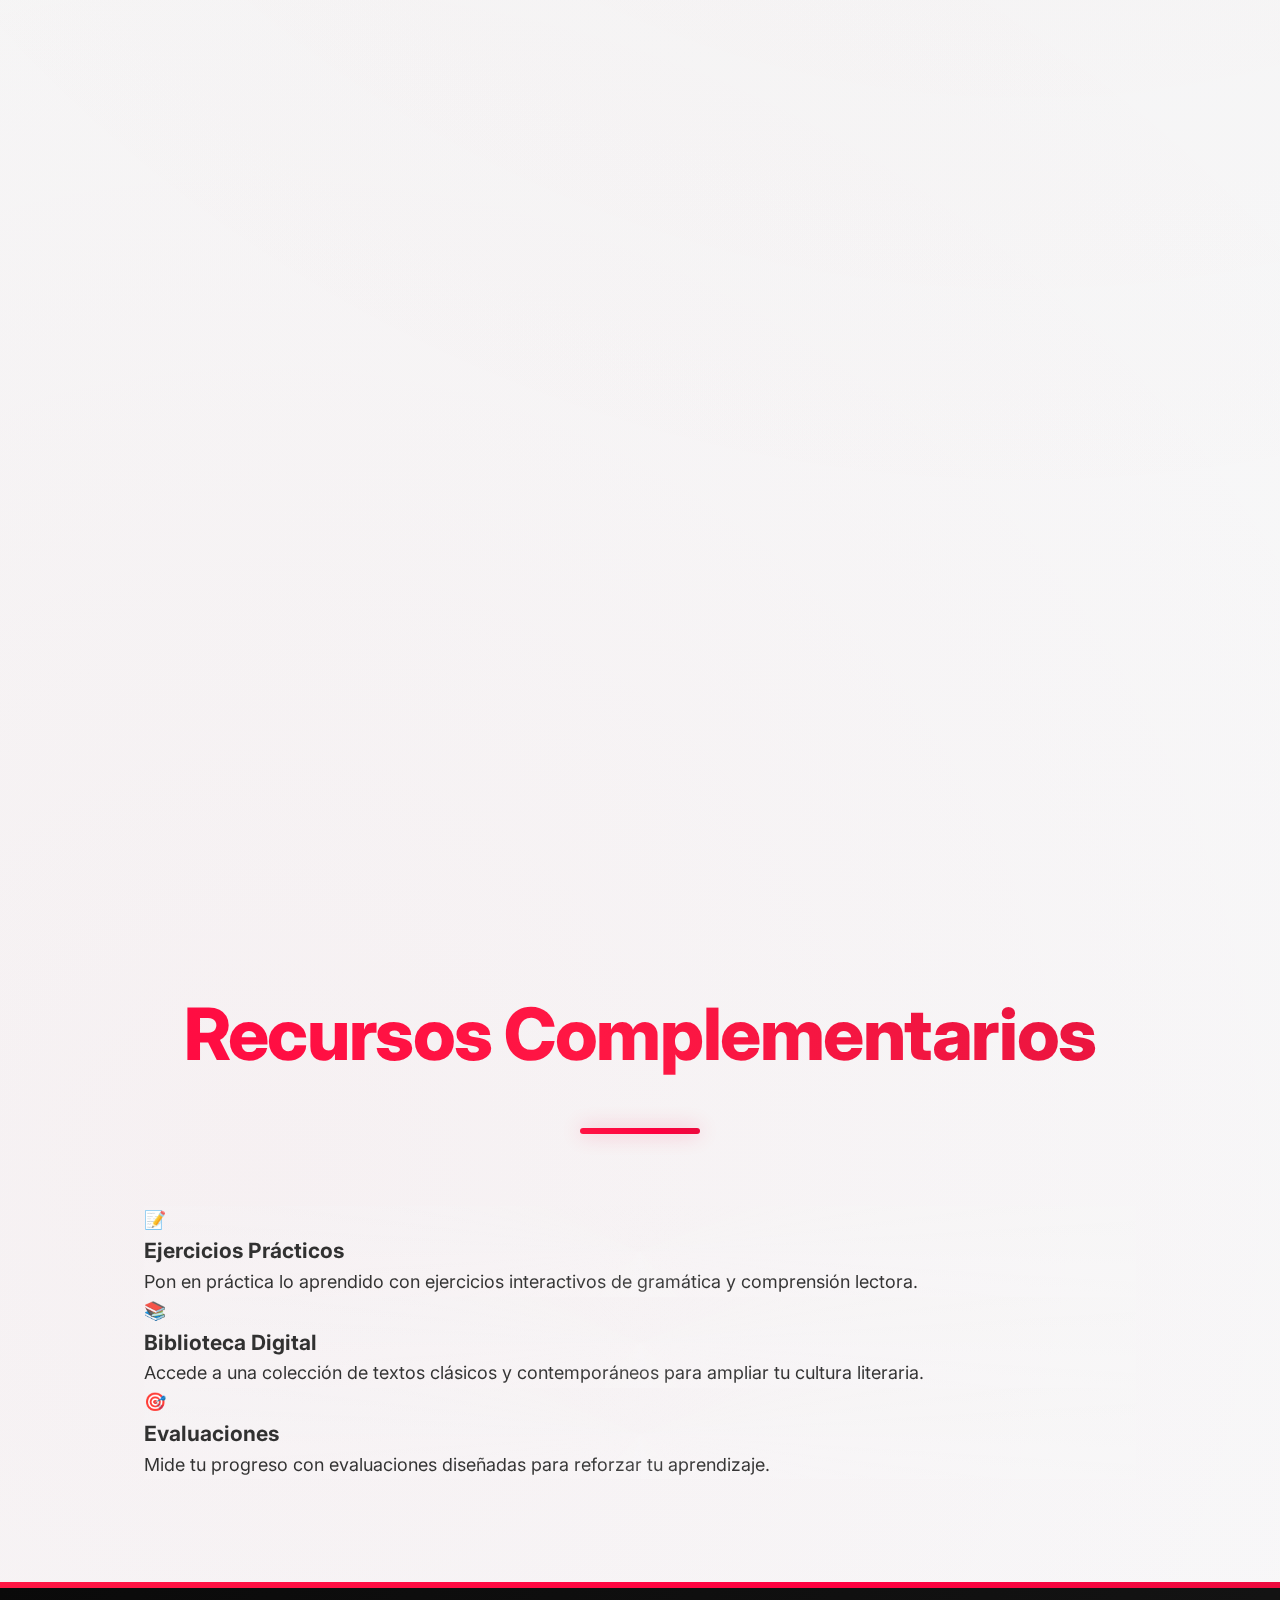
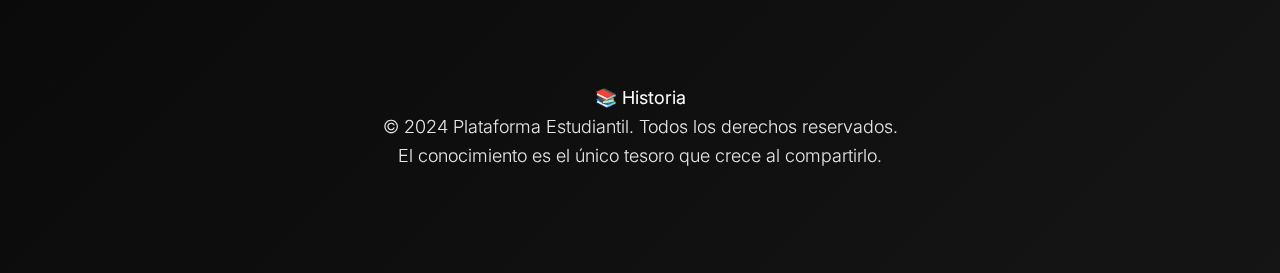
<file: materias/historia.html>
<!DOCTYPE html>
<html lang="es">
<head>
    <meta charset="UTF-8">
    <meta name="viewport" content="width=device-width, initial-scale=1.0">
    <title>Lengua y Literatura - Plataforma Estudiantil</title>
    <meta name="description" content="Explora el fascinante mundo de la lengua y literatura española con videos educativos y recursos especializados">
    
    <!-- Estilos principales -->
    <link rel="stylesheet" href="../css/style.css">
    
    <!-- Fuente moderna optimizada -->
    <link rel="preconnect" href="https://fonts.googleapis.com">
    <link rel="preconnect" href="https://fonts.gstatic.com" crossorigin>
    <link href="https://fonts.googleapis.com/css2?family=Inter:wght@300;400;500;600;700;800;900&display=swap" rel="stylesheet">
    
    <!-- Meta tags específicos -->
    <meta name="keywords" content="lengua, literatura, gramática, ortografía, análisis literario">
    <meta name="author" content="Plataforma Estudiantil">
</head>
<body class="page-load">
    <!-- Navegación de materia -->
    <nav class="materia-nav" role="navigation" aria-label="Navegación de materia">
        <div class="container">
            <div class="nav-content">
                <div class="nav-breadcrumb">
                    <span class="breadcrumb-item">Inicio</span>
                    <span class="breadcrumb-separator">›</span>
                    <span class="breadcrumb-current">Historia</span>
                </div>
            </div>
        </div>
    </nav>

    <!-- Header de la materia mejorado -->
    <header class="materia-header" role="banner">
        <div class="container">
            <div class="materia-hero">
                <div class="materia-icon-wrapper">
                    <span class="materia-icon-large"></span>
                </div>
                <div class="materia-content">
                    <h1 class="materia-title">
                        <span class="title-accent">Lengua y</span>
                        <span class="title-main">Literatura</span>
                    </h1>
                    <p class="materia-description">
                   
                    </p>
                    <div class="materia-stats">
                        <div class="stat-badge">
                            <span class="stat-icon"></span>
                            <span class="stat-text"></span>
                        </div>
                        <div class="stat-badge">
                            <span class="stat-icon"></span>
                            <span class="stat-text"></span>
                        </div>
                        <div class="stat-badge">
                            <span class="stat-icon"></span>
                            <span class="stat-text"></span>
                        </div>
                    </div>
                </div>
            </div>
        </div>
    </header>

    <!-- Contenido principal de la materia -->
    <main class="main-content" role="main">
        <!-- Sección de introducción a la materia -->
        <section class="materia-intro" aria-labelledby="intro-title">
            <div class="container">
                <div class="intro-wrapper">
                    <h2 id="intro-title" class="section-subtitle">
                        Viaja al pasado para entender el Presente.
                    </h2>
                    <p class="intro-description">
                         La historia no solo cuenta lo que fue, sino que ilumina lo que somos. 
    Explora civilizaciones, revoluciones y grandes personajes que moldearon el mundo.
                    </p>
                </div>
            </div>
        </section>

        <!-- Sección principal de videos -->
        <section class="videos-section" aria-labelledby="videos-title">
            <div class="container">
                <header class="section-header">
                    <h2 id="videos-title" class="section-title">
                        Contenido Educativo
                    </h2>
                    <p class="section-description">
                        Videos cuidadosamente seleccionados para guiarte 
                        paso a paso en tu aprendizaje de Historia
                    </p>
                </header>
                <br>
                  <a href="../index.html" class="volver-btn" aria-label="Volver al inicio">
                    <span class="btn-icon">←</span>
                    <span class="btn-text">Volver al inicio</span>
                </a>
                <br>
                <br>
                <!-- Contenedor de videos mejorado -->
                <div class="videos-wrapper">
                    <div id="videos-container" class="videos-container" role="region" aria-label="Lista de videos educativos">
                        <!-- Los videos se generarán dinámicamente desde JavaScript -->
                    </div>
                </div>

                <!-- Panel de progreso 
                <aside class="progress-panel glass-effect">
                    <h3 class="progress-title">📊 Tu Progreso</h3>
                    <div class="progress-content">
                        <p class="progress-text">
                            Completa los videos para avanzar en tu dominio 
                            de la lengua y literatura española.
                        </p>
                        <div class="progress-bar">
                            <div class="progress-fill" style="width: 0%"></div>
                        </div>
                        <span class="progress-label">0% completado</span>
                    </div>
                </aside>
            </div>
        </section> -->

        <!-- Sección de recursos adicionales -->
        <section class="recursos-section" aria-labelledby="recursos-title">
            <div class="container">
                <h2 id="recursos-title" class="section-title">
                    Recursos Complementarios
                </h2>
                <div class="recursos-grid">
                    <article class="recurso-card shine-effect">
                        <div class="recurso-icon">📝</div>
                        <h3 class="recurso-title">Ejercicios Prácticos</h3>
                        <p class="recurso-description">
                            Pon en práctica lo aprendido con ejercicios 
                            interactivos de gramática y comprensión lectora.
                        </p>
                    </article>
                    <article class="recurso-card shine-effect">
                        <div class="recurso-icon">📚</div>
                        <h3 class="recurso-title">Biblioteca Digital</h3>
                        <p class="recurso-description">
                            Accede a una colección de textos clásicos 
                            y contemporáneos para ampliar tu cultura literaria.
                        </p>
                    </article>
                    <article class="recurso-card shine-effect">
                        <div class="recurso-icon">🎯</div>
                        <h3 class="recurso-title">Evaluaciones</h3>
                        <p class="recurso-description">
                            Mide tu progreso con evaluaciones diseñadas 
                            para reforzar tu aprendizaje.
                        </p>
                    </article>
                </div>
            </div>
        </section>
    </main>


    <!-- Footer -->
    <footer class="main-footer" role="contentinfo">
        <div class="container">
            <div class="footer-content">
                <div class="footer-brand">
                    <span class="footer-icon">📚</span>
                    <span class="footer-title">Historia</span>
                </div>
                <div class="footer-info">
                    <p class="footer-text">
                        &copy; 2024 Plataforma Estudiantil. Todos los derechos reservados.
                    </p>
                    <p class="footer-subtitle">
                        El conocimiento es el único tesoro que crece al compartirlo.
                    </p>
                </div>
            </div>
        </div>
    </footer>

    <!-- JavaScript principal -->
    <script src="../js/script.js"></script>
</body>
</html>
</file>
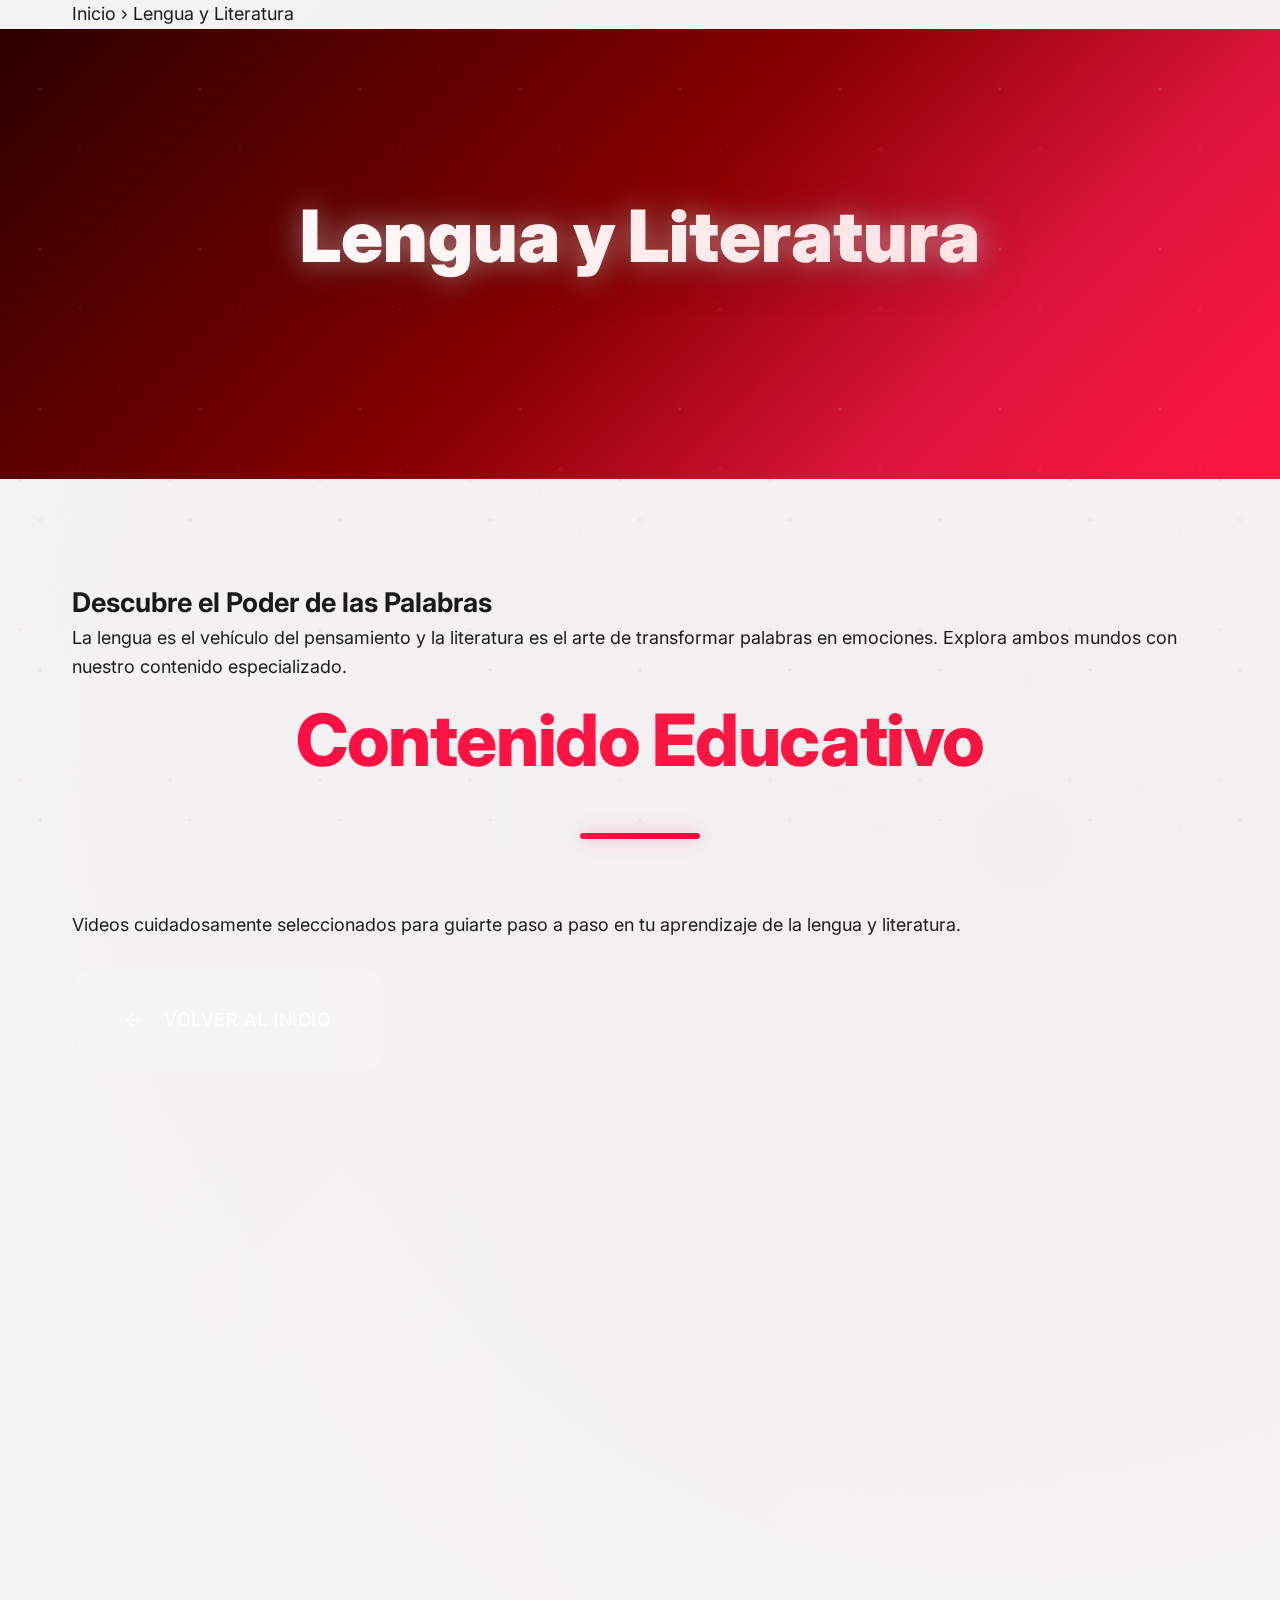
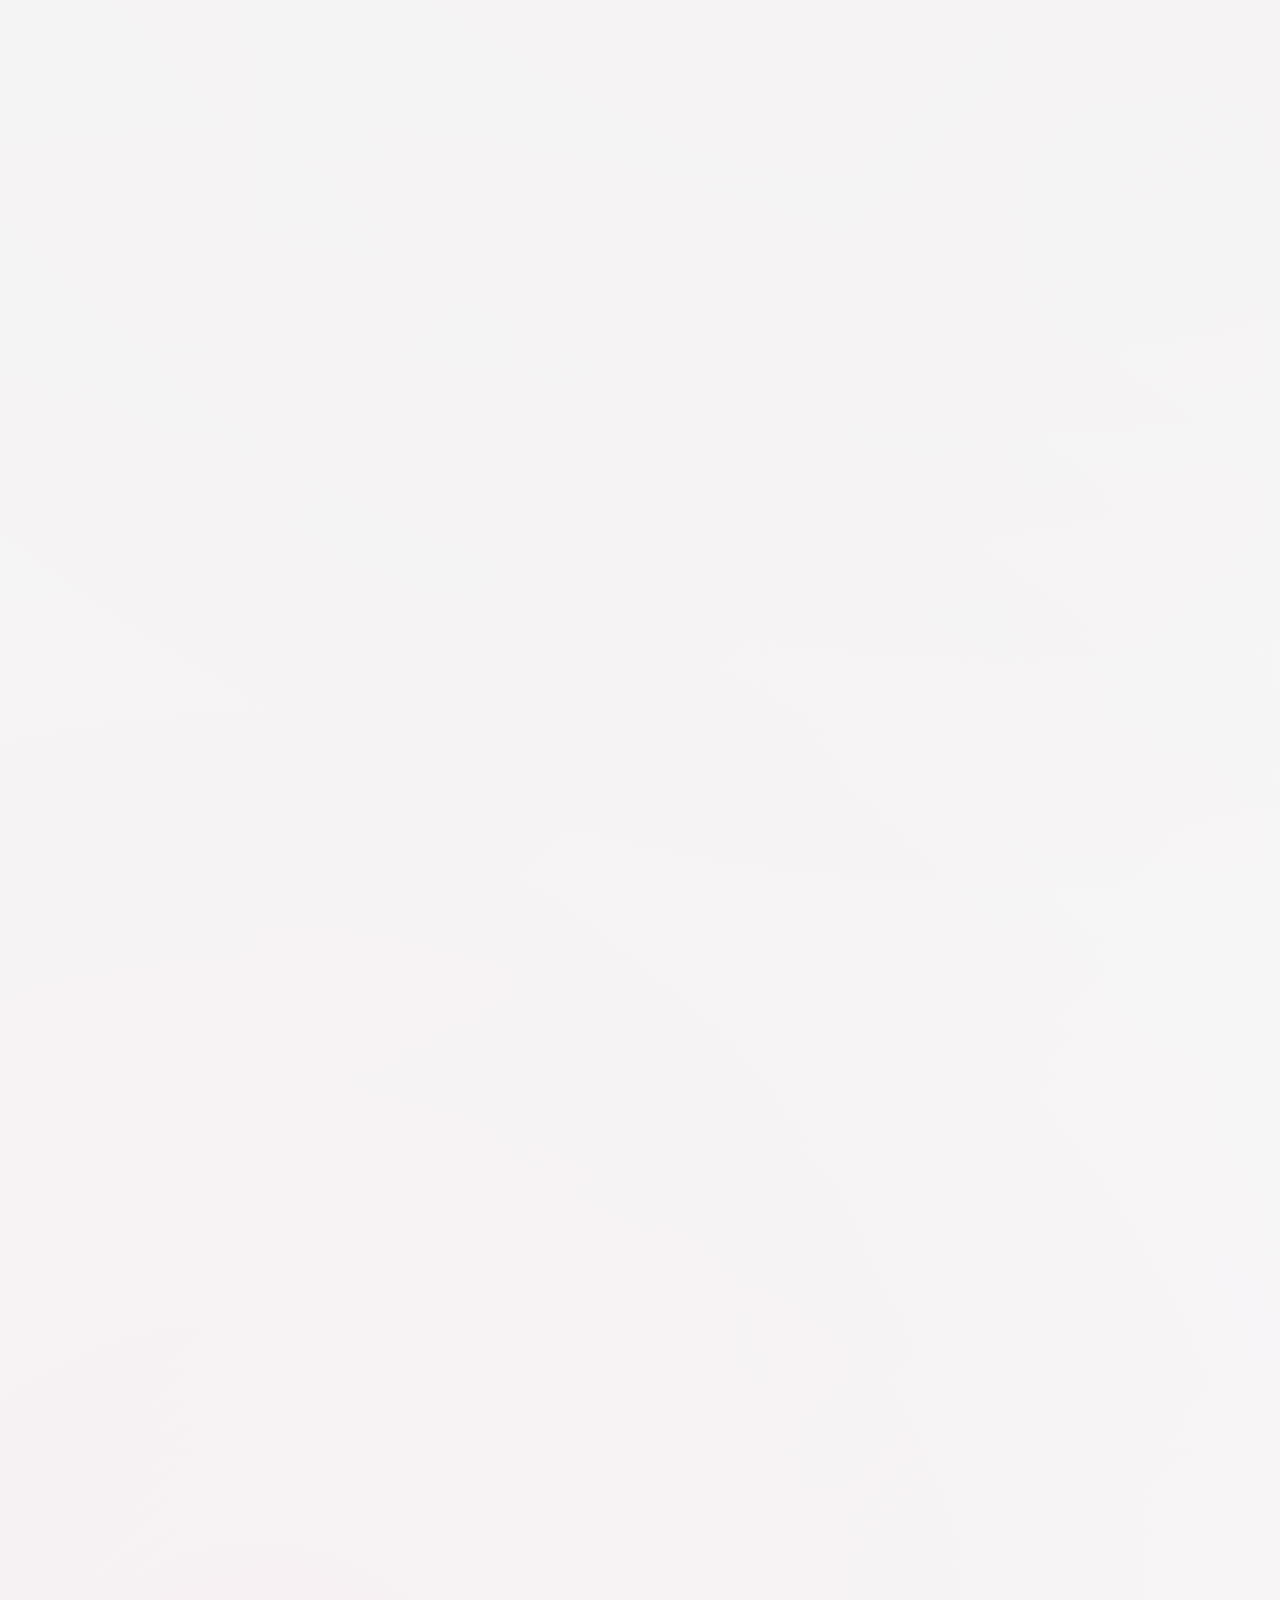
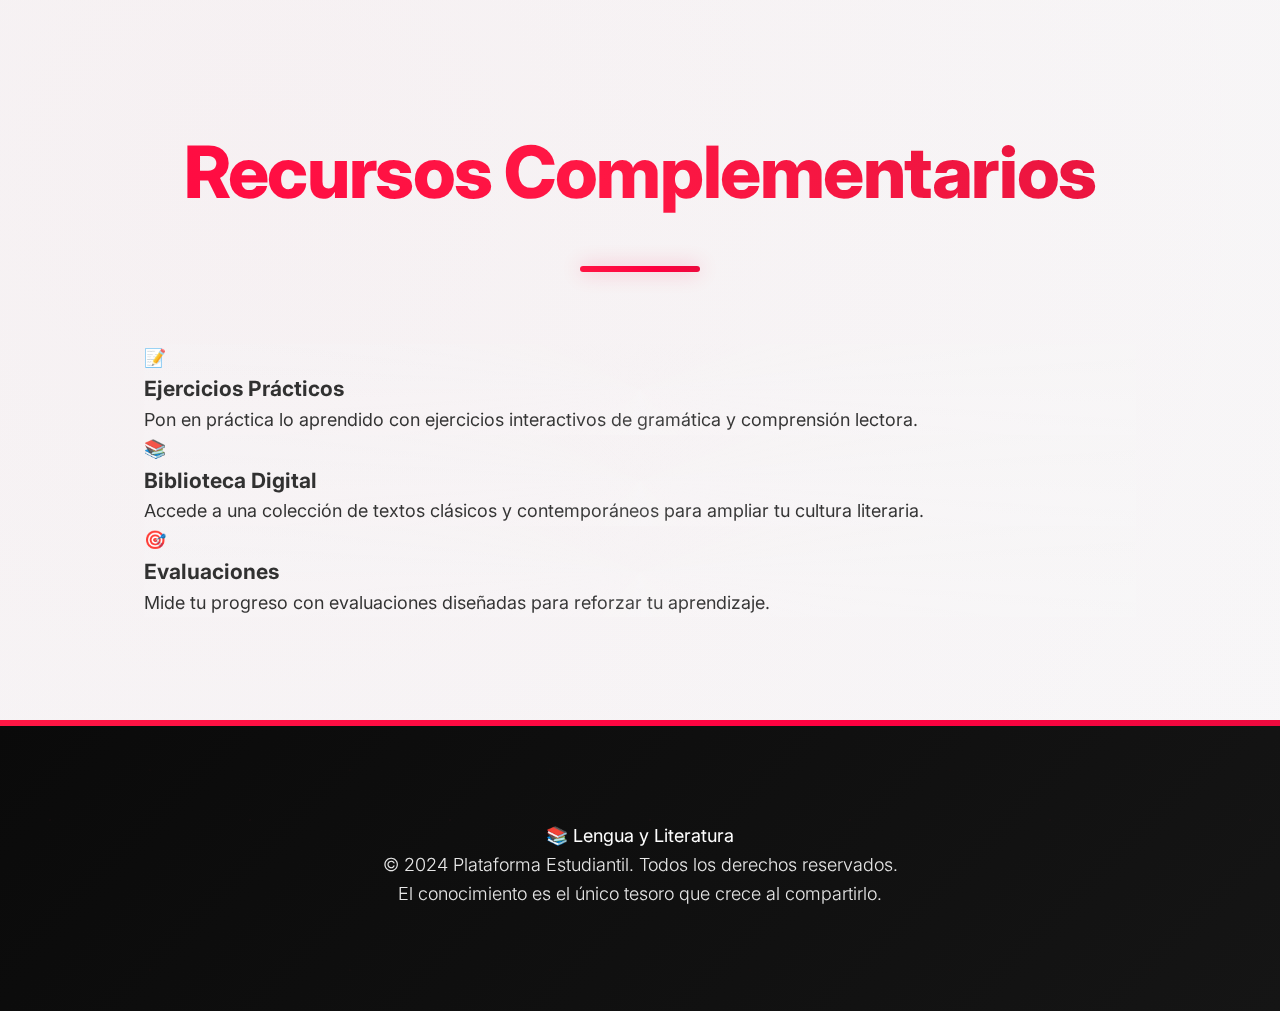
<file: materias/lengua.html>
<!DOCTYPE html>
<html lang="es">
<head>
    <meta charset="UTF-8">
    <meta name="viewport" content="width=device-width, initial-scale=1.0">
    <title>Lengua y Literatura - Plataforma Estudiantil</title>
    <meta name="description" content="Explora el fascinante mundo de la lengua y literatura española con videos educativos y recursos especializados">
    
    <!-- Estilos principales -->
    <link rel="stylesheet" href="../css/style.css">
    
    <!-- Fuente moderna optimizada -->
    <link rel="preconnect" href="https://fonts.googleapis.com">
    <link rel="preconnect" href="https://fonts.gstatic.com" crossorigin>
    <link href="https://fonts.googleapis.com/css2?family=Inter:wght@300;400;500;600;700;800;900&display=swap" rel="stylesheet">
    
    <!-- Meta tags específicos -->
    <meta name="keywords" content="lengua, literatura, gramática, ortografía, análisis literario">
    <meta name="author" content="Plataforma Estudiantil">
</head>
<body class="page-load">
    <!-- Navegación de materia -->
    <nav class="materia-nav" role="navigation" aria-label="Navegación de materia">
        <div class="container">
            <div class="nav-content">
                <div class="nav-breadcrumb">
                    <span class="breadcrumb-item">Inicio</span>
                    <span class="breadcrumb-separator">›</span>
                    <span class="breadcrumb-current">Lengua y Literatura</span>
                </div>
            </div>
        </div>
    </nav>

    <!-- Header de la materia mejorado -->
    <header class="materia-header" role="banner">
        <div class="container">
            <div class="materia-hero">
                <div class="materia-icon-wrapper">
                    <span class="materia-icon-large"></span>
                </div>
                <div class="materia-content">
                    <h1 class="materia-title">
                        <span class="title-accent">Lengua y</span>
                        <span class="title-main">Literatura</span>
                    </h1>
                    <p class="materia-description">
                   
                    </p>
                    <div class="materia-stats">
                        <div class="stat-badge">
                            <span class="stat-icon"></span>
                            <span class="stat-text"></span>
                        </div>
                        <div class="stat-badge">
                            <span class="stat-icon"></span>
                            <span class="stat-text"></span>
                        </div>
                        <div class="stat-badge">
                            <span class="stat-icon"></span>
                            <span class="stat-text"></span>
                        </div>
                    </div>
                </div>
            </div>
        </div>
    </header>

    <!-- Contenido principal de la materia -->
    <main class="main-content" role="main">
        <!-- Sección de introducción a la materia -->
        <section class="materia-intro" aria-labelledby="intro-title">
            <div class="container">
                <div class="intro-wrapper">
                    <h2 id="intro-title" class="section-subtitle">
                        Descubre el Poder de las Palabras
                    </h2>
                    <p class="intro-description">
                        La lengua es el vehículo del pensamiento y la literatura 
                        es el arte de transformar palabras en emociones. 
                        Explora ambos mundos con nuestro contenido especializado.
                    </p>
                </div>
            </div>
        </section>

        <!-- Sección principal de videos -->
        <section class="videos-section" aria-labelledby="videos-title">
            <div class="container">
                <header class="section-header">
                    <h2 id="videos-title" class="section-title">
                        Contenido Educativo
                    </h2>
                    <p class="section-description">
                        Videos cuidadosamente seleccionados para guiarte 
                        paso a paso en tu aprendizaje de la lengua y literatura.
                    </p>
                </header>
                <br>
                  <a href="../index.html" class="volver-btn" aria-label="Volver al inicio">
                    <span class="btn-icon">←</span>
                    <span class="btn-text">Volver al inicio</span>
                </a>
                <br>
                <br>
                <!-- Contenedor de videos mejorado -->
                <div class="videos-wrapper">
                    <div id="videos-container" class="videos-container" role="region" aria-label="Lista de videos educativos">
                        <!-- Los videos se generarán dinámicamente desde JavaScript -->
                    </div>
                </div>

                <!-- Panel de progreso 
                <aside class="progress-panel glass-effect">
                    <h3 class="progress-title">📊 Tu Progreso</h3>
                    <div class="progress-content">
                        <p class="progress-text">
                            Completa los videos para avanzar en tu dominio 
                            de la lengua y literatura española.
                        </p>
                        <div class="progress-bar">
                            <div class="progress-fill" style="width: 0%"></div>
                        </div>
                        <span class="progress-label">0% completado</span>
                    </div>
                </aside>
            </div>
        </section> -->

        <!-- Sección de recursos adicionales -->
        <section class="recursos-section" aria-labelledby="recursos-title">
            <div class="container">
                <h2 id="recursos-title" class="section-title">
                    Recursos Complementarios
                </h2>
                <div class="recursos-grid">
                    <article class="recurso-card shine-effect">
                        <div class="recurso-icon">📝</div>
                        <h3 class="recurso-title">Ejercicios Prácticos</h3>
                        <p class="recurso-description">
                            Pon en práctica lo aprendido con ejercicios 
                            interactivos de gramática y comprensión lectora.
                        </p>
                    </article>
                    <article class="recurso-card shine-effect">
                        <div class="recurso-icon">📚</div>
                        <h3 class="recurso-title">Biblioteca Digital</h3>
                        <p class="recurso-description">
                            Accede a una colección de textos clásicos 
                            y contemporáneos para ampliar tu cultura literaria.
                        </p>
                    </article>
                    <article class="recurso-card shine-effect">
                        <div class="recurso-icon">🎯</div>
                        <h3 class="recurso-title">Evaluaciones</h3>
                        <p class="recurso-description">
                            Mide tu progreso con evaluaciones diseñadas 
                            para reforzar tu aprendizaje.
                        </p>
                    </article>
                </div>
            </div>
        </section>
    </main>


    <!-- Footer -->
    <footer class="main-footer" role="contentinfo">
        <div class="container">
            <div class="footer-content">
                <div class="footer-brand">
                    <span class="footer-icon">📚</span>
                    <span class="footer-title">Lengua y Literatura</span>
                </div>
                <div class="footer-info">
                    <p class="footer-text">
                        &copy; 2024 Plataforma Estudiantil. Todos los derechos reservados.
                    </p>
                    <p class="footer-subtitle">
                        El conocimiento es el único tesoro que crece al compartirlo.
                    </p>
                </div>
            </div>
        </div>
    </footer>

    <!-- JavaScript principal -->
    <script src="../js/script.js"></script>
</body>
</html>
</file>
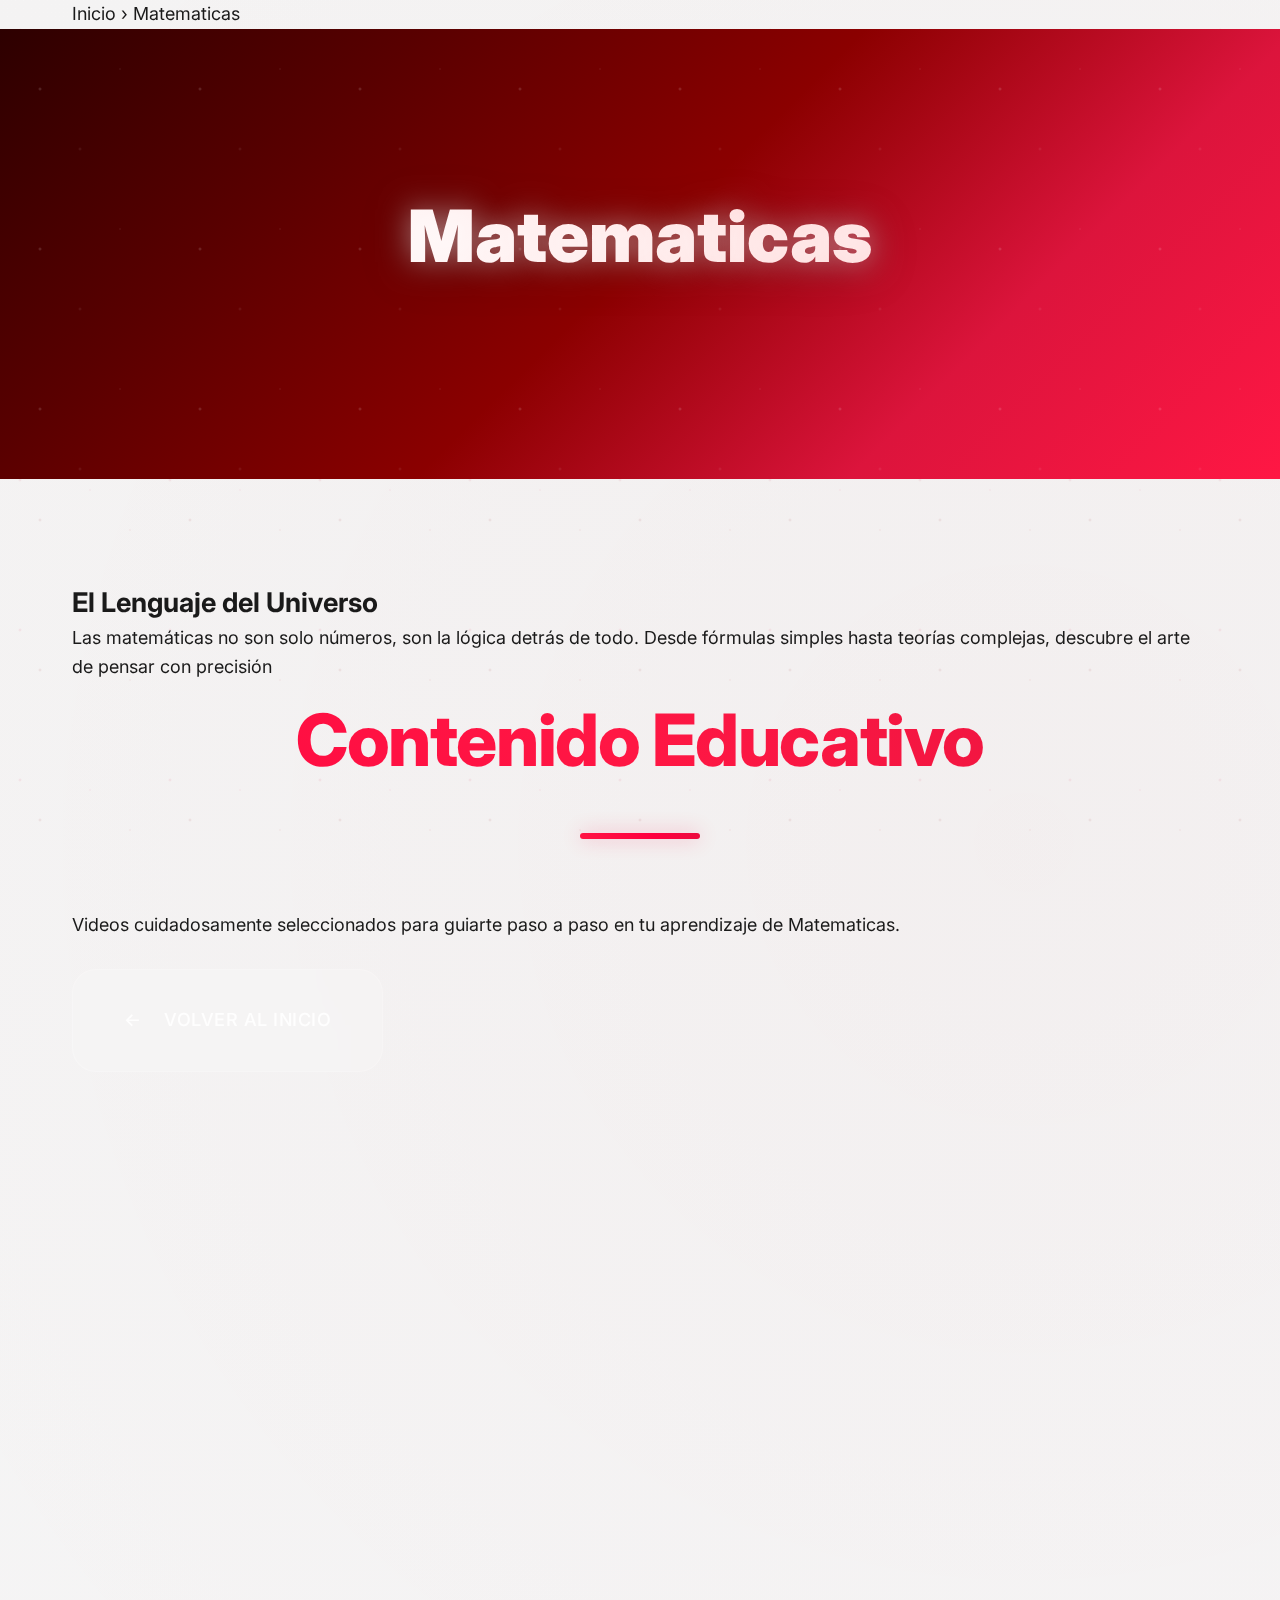
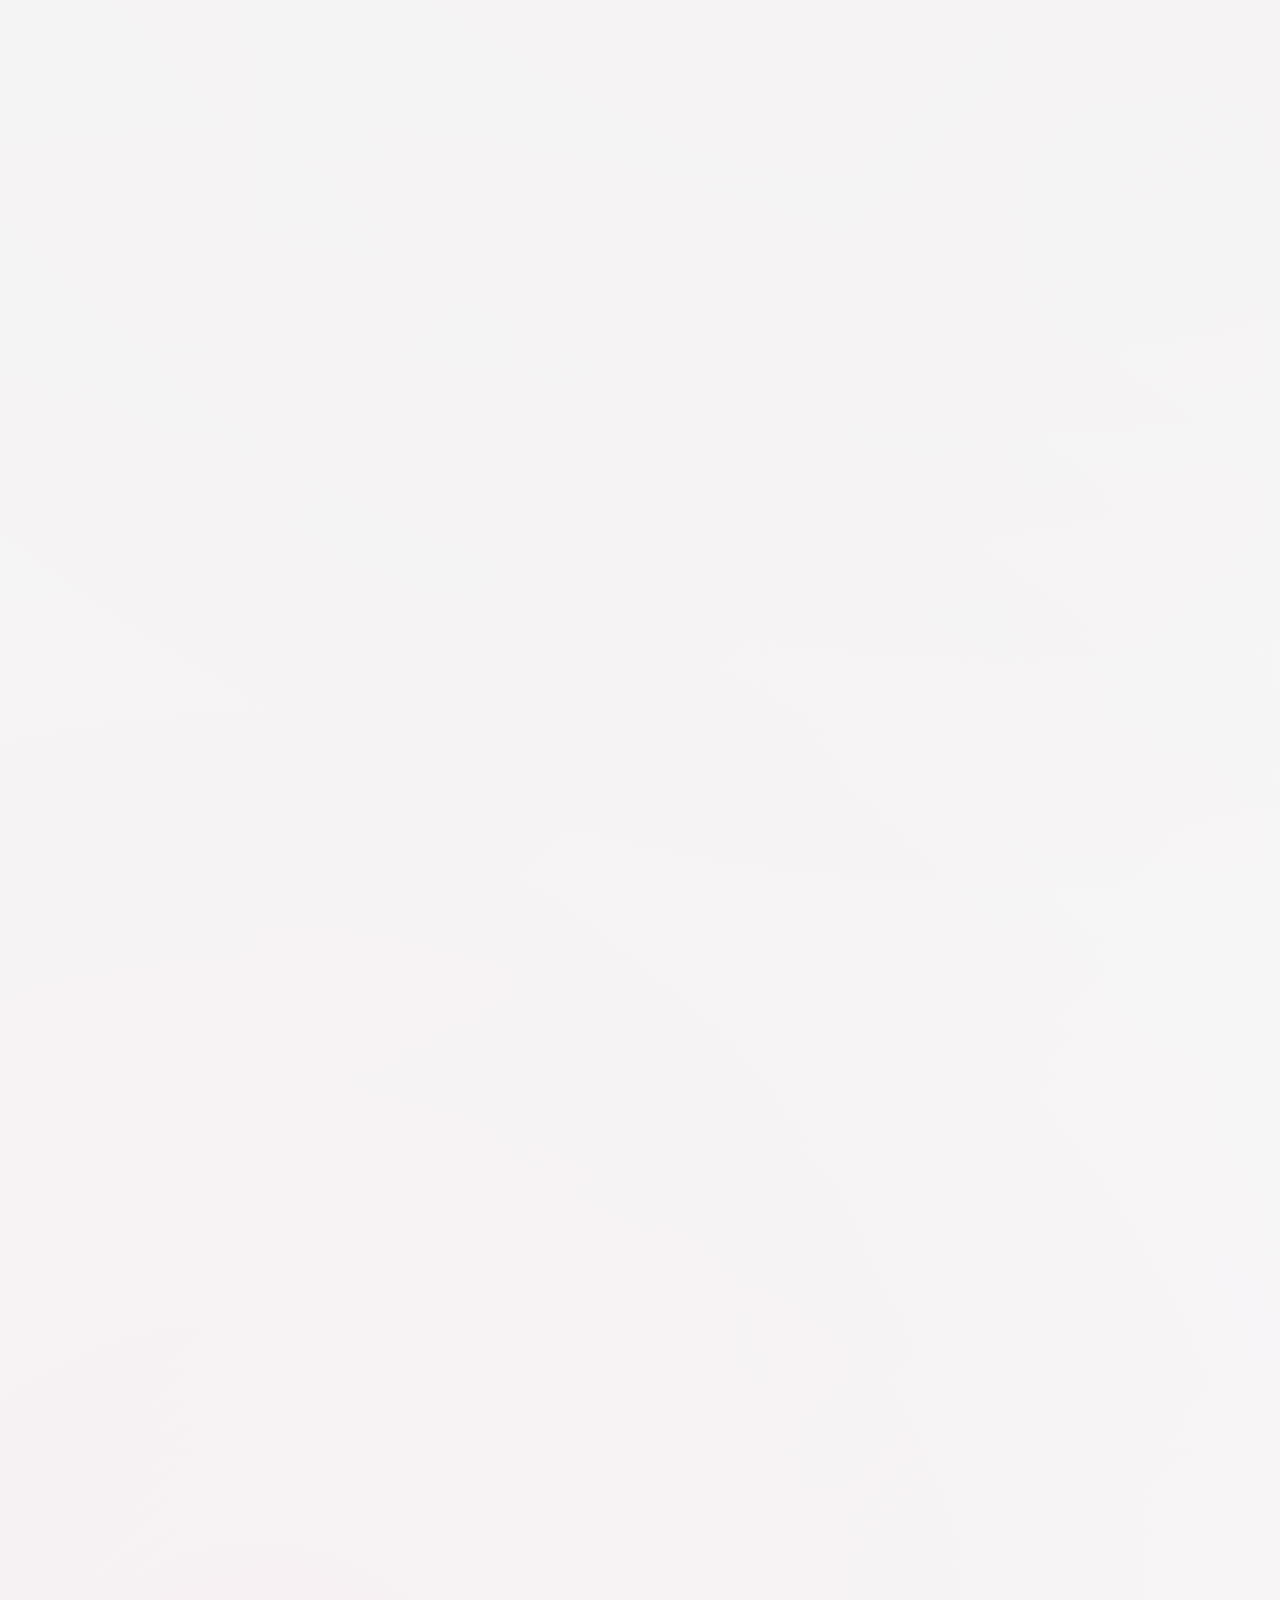
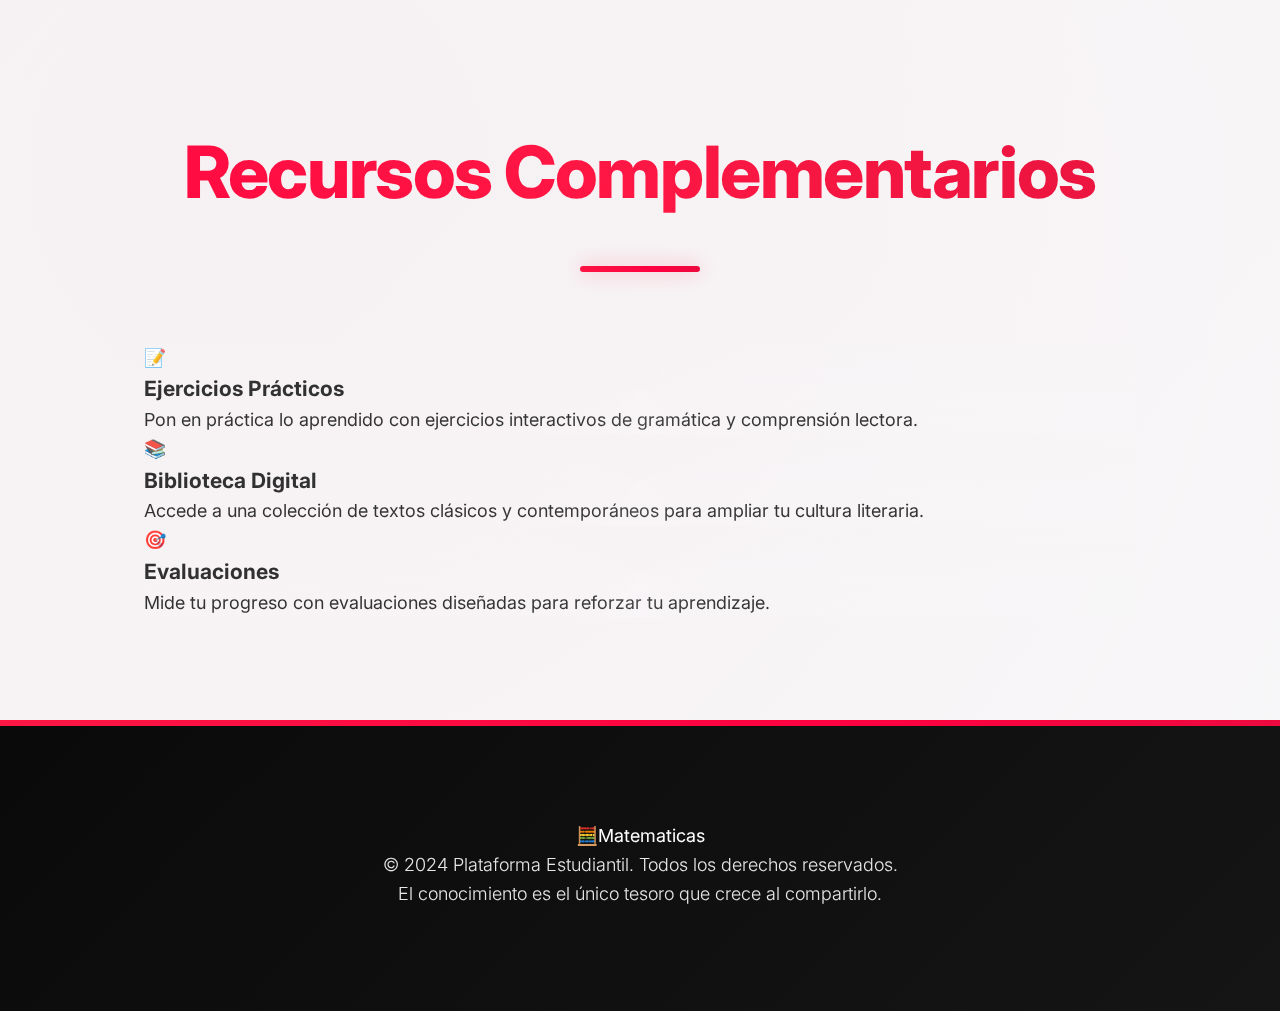
<file: materias/matematicas.html>
<!DOCTYPE html>
<html lang="es">
<head>
    <meta charset="UTF-8">
    <meta name="viewport" content="width=device-width, initial-scale=1.0">
    <title>Lengua y Literatura - Plataforma Estudiantil</title>
    <meta name="description" content="Explora el fascinante mundo de la lengua y literatura española con videos educativos y recursos especializados">
    
    <!-- Estilos principales -->
    <link rel="stylesheet" href="../css/style.css">
    
    <!-- Fuente moderna optimizada -->
    <link rel="preconnect" href="https://fonts.googleapis.com">
    <link rel="preconnect" href="https://fonts.gstatic.com" crossorigin>
    <link href="https://fonts.googleapis.com/css2?family=Inter:wght@300;400;500;600;700;800;900&display=swap" rel="stylesheet">
    
    <!-- Meta tags específicos -->
    <meta name="keywords" content="lengua, literatura, gramática, ortografía, análisis literario">
    <meta name="author" content="Plataforma Estudiantil">
</head>
<body class="page-load">
    <!-- Navegación de materia -->
    <nav class="materia-nav" role="navigation" aria-label="Navegación de materia">
        <div class="container">
            <div class="nav-content">
                <div class="nav-breadcrumb">
                    <span class="breadcrumb-item">Inicio</span>
                    <span class="breadcrumb-separator">›</span>
                    <span class="breadcrumb-current">Matematicas</span>
                </div>
            </div>
        </div>
    </nav>

    <!-- Header de la materia mejorado -->
    <header class="materia-header" role="banner">
        <div class="container">
            <div class="materia-hero">
                <div class="materia-icon-wrapper">
                    <span class="materia-icon-large"></span>
                </div>
                <div class="materia-content">
                    <h1 class="materia-title">
                        <span class="title-accent">Matematicas</span>
                        <span class="title-main"></span>
                    </h1>
                    <p class="materia-description">
                   
                    </p>
                    <div class="materia-stats">
                        <div class="stat-badge">
                            <span class="stat-icon"></span>
                            <span class="stat-text"></span>
                        </div>
                        <div class="stat-badge">
                            <span class="stat-icon"></span>
                            <span class="stat-text"></span>
                        </div>
                        <div class="stat-badge">
                            <span class="stat-icon"></span>
                            <span class="stat-text"></span>
                        </div>
                    </div>
                </div>
            </div>
        </div>
    </header>

    <!-- Contenido principal de la materia -->
    <main class="main-content" role="main">
        <!-- Sección de introducción a la materia -->
        <section class="materia-intro" aria-labelledby="intro-title">
            <div class="container">
                <div class="intro-wrapper">
                    <h2 id="intro-title" class="section-subtitle">
                       El Lenguaje del Universo
                    </h2>
                    <p class="intro-description">
                        Las matemáticas no son solo números, son la lógica detrás de todo. 
    Desde fórmulas simples hasta teorías complejas, descubre el arte de pensar con precisión
                    </p>
                </div>
            </div>
        </section>

        <!-- Sección principal de videos -->
        <section class="videos-section" aria-labelledby="videos-title">
            <div class="container">
                <header class="section-header">
                    <h2 id="videos-title" class="section-title">
                        Contenido Educativo
                    </h2>
                    <p class="section-description">
                        Videos cuidadosamente seleccionados para guiarte 
                        paso a paso en tu aprendizaje de Matematicas.
                    </p>
                </header>
                <br>
                  <a href="../index.html" class="volver-btn" aria-label="Volver al inicio">
                    <span class="btn-icon">←</span>
                    <span class="btn-text">Volver al inicio</span>
                </a>
                <br>
                <br>
                <!-- Contenedor de videos mejorado -->
                <div class="videos-wrapper">
                    <div id="videos-container" class="videos-container" role="region" aria-label="Lista de videos educativos">
                        <!-- Los videos se generarán dinámicamente desde JavaScript -->
                    </div>
                </div>

                <!-- Panel de progreso 
                <aside class="progress-panel glass-effect">
                    <h3 class="progress-title">📊 Tu Progreso</h3>
                    <div class="progress-content">
                        <p class="progress-text">
                            Completa los videos para avanzar en tu dominio 
                            de la lengua y literatura española.
                        </p>
                        <div class="progress-bar">
                            <div class="progress-fill" style="width: 0%"></div>
                        </div>
                        <span class="progress-label">0% completado</span>
                    </div>
                </aside>
            </div>
        </section> -->

        <!-- Sección de recursos adicionales -->
        <section class="recursos-section" aria-labelledby="recursos-title">
            <div class="container">
                <h2 id="recursos-title" class="section-title">
                    Recursos Complementarios
                </h2>
                <div class="recursos-grid">
                    <article class="recurso-card shine-effect">
                        <div class="recurso-icon">📝</div>
                        <h3 class="recurso-title">Ejercicios Prácticos</h3>
                        <p class="recurso-description">
                            Pon en práctica lo aprendido con ejercicios 
                            interactivos de gramática y comprensión lectora.
                        </p>
                    </article>
                    <article class="recurso-card shine-effect">
                        <div class="recurso-icon">📚</div>
                        <h3 class="recurso-title">Biblioteca Digital</h3>
                        <p class="recurso-description">
                            Accede a una colección de textos clásicos 
                            y contemporáneos para ampliar tu cultura literaria.
                        </p>
                    </article>
                    <article class="recurso-card shine-effect">
                        <div class="recurso-icon">🎯</div>
                        <h3 class="recurso-title">Evaluaciones</h3>
                        <p class="recurso-description">
                            Mide tu progreso con evaluaciones diseñadas 
                            para reforzar tu aprendizaje.
                        </p>
                    </article>
                </div>
            </div>
        </section>
    </main>


    <!-- Footer -->
    <footer class="main-footer" role="contentinfo">
        <div class="container">
            <div class="footer-content">
                <div class="footer-brand">
                    <span class="footer-icon">🧮​</span>
                    <span class="footer-title">Matematicas</span>
                </div>
                <div class="footer-info">
                    <p class="footer-text">
                        &copy; 2024 Plataforma Estudiantil. Todos los derechos reservados.
                    </p>
                    <p class="footer-subtitle">
                        El conocimiento es el único tesoro que crece al compartirlo.
                    </p>
                </div>
            </div>
        </div>
    </footer>

    <!-- JavaScript principal -->
    <script src="../js/script.js"></script>
</body>
</html>
</file>
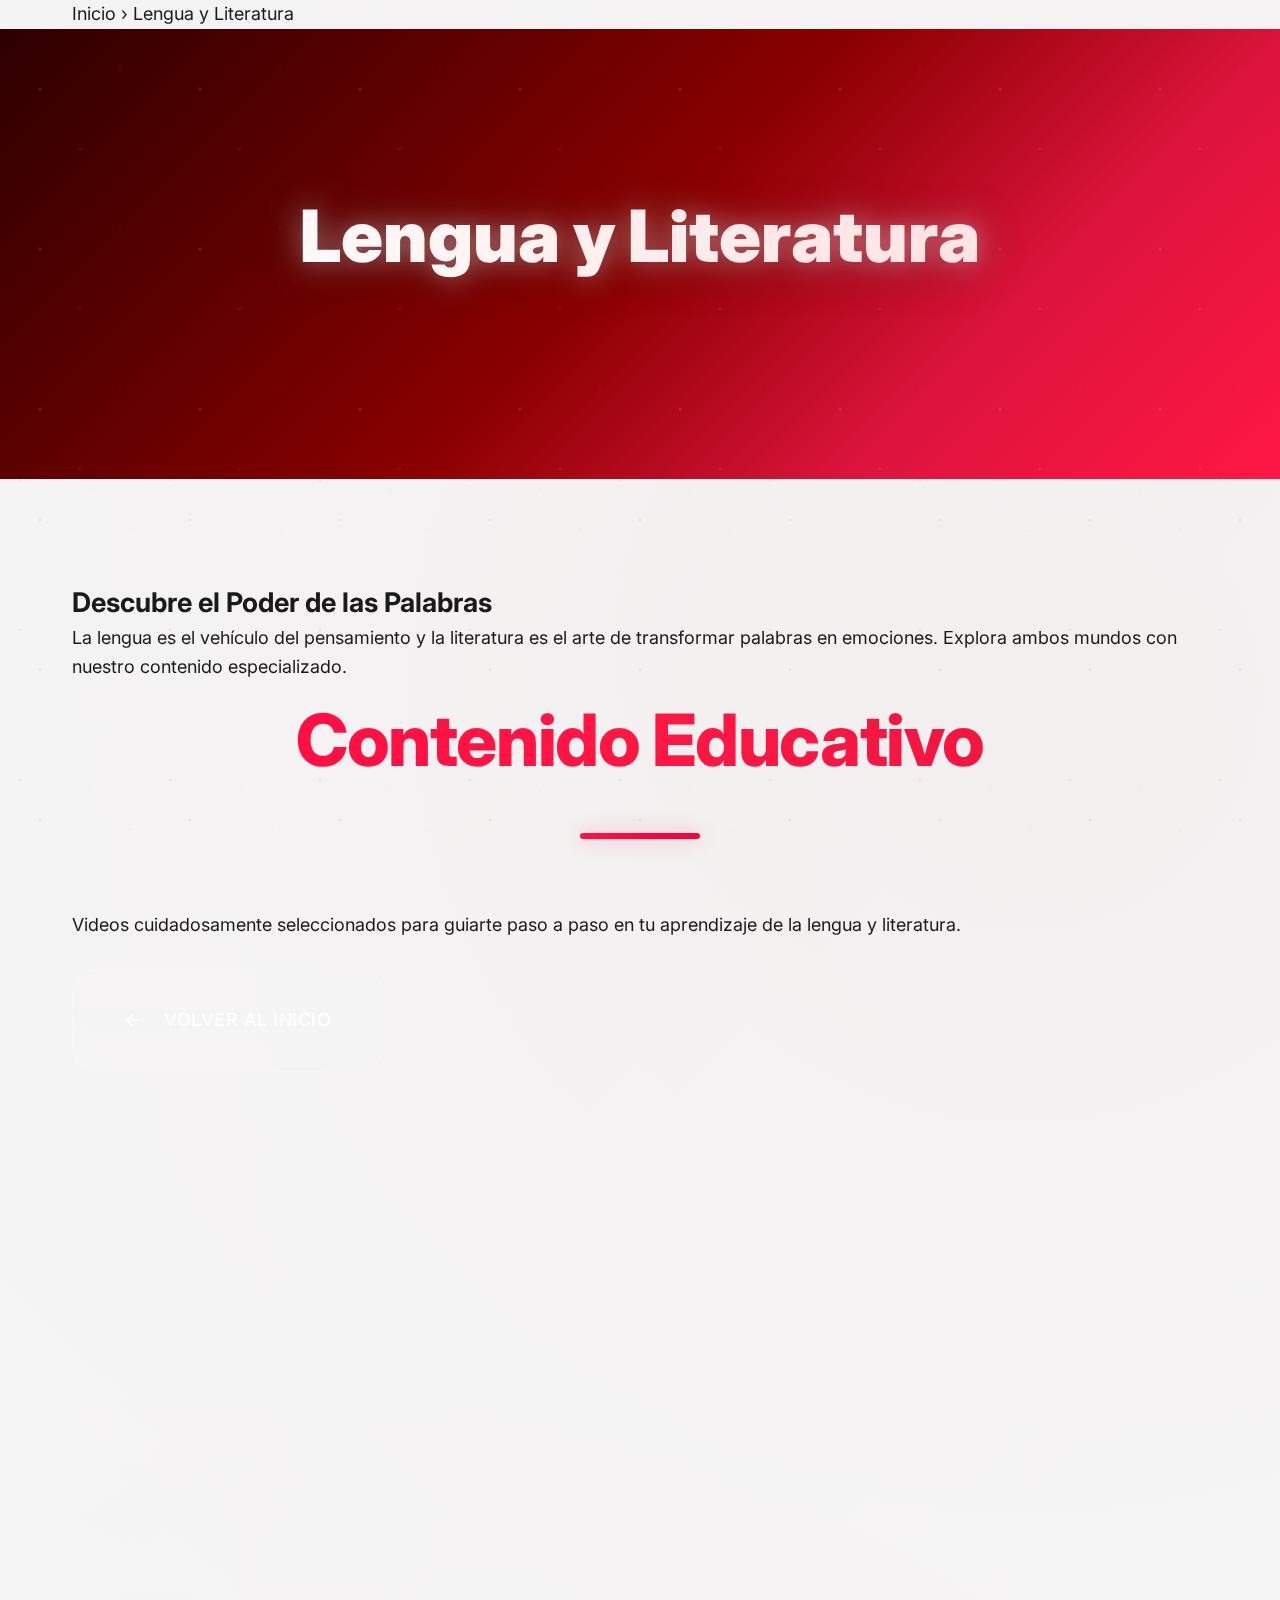
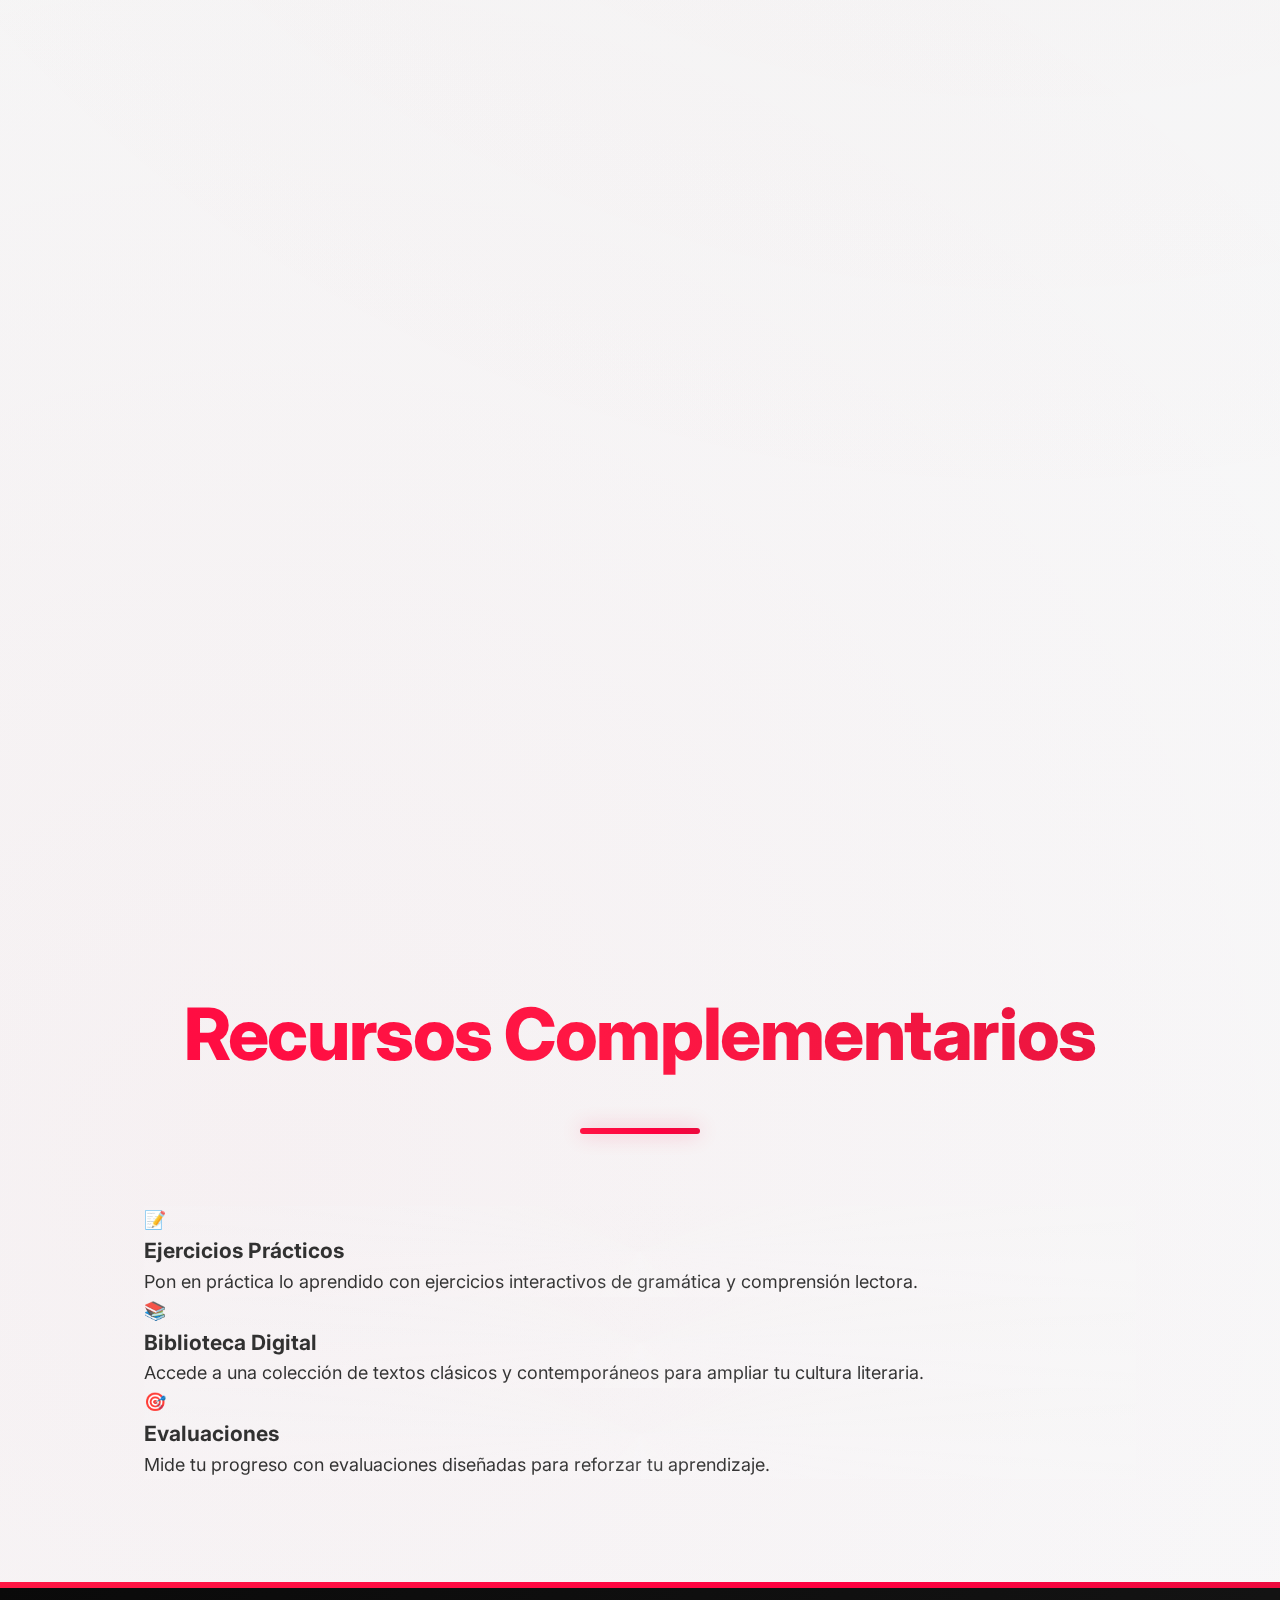
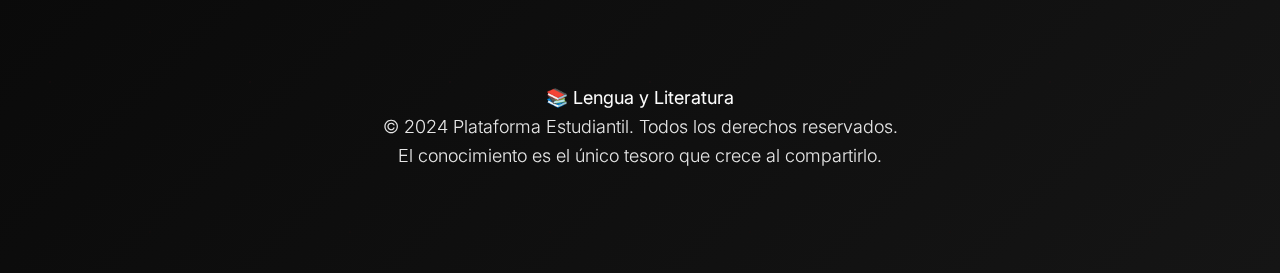
<file: materias/quimica.html>
<!DOCTYPE html>
<html lang="es">
<head>
    <meta charset="UTF-8">
    <meta name="viewport" content="width=device-width, initial-scale=1.0">
    <title>Lengua y Literatura - Plataforma Estudiantil</title>
    <meta name="description" content="Explora el fascinante mundo de la lengua y literatura española con videos educativos y recursos especializados">
    
    <!-- Estilos principales -->
    <link rel="stylesheet" href="../css/style.css">
    
    <!-- Fuente moderna optimizada -->
    <link rel="preconnect" href="https://fonts.googleapis.com">
    <link rel="preconnect" href="https://fonts.gstatic.com" crossorigin>
    <link href="https://fonts.googleapis.com/css2?family=Inter:wght@300;400;500;600;700;800;900&display=swap" rel="stylesheet">
    
    <!-- Meta tags específicos -->
    <meta name="keywords" content="lengua, literatura, gramática, ortografía, análisis literario">
    <meta name="author" content="Plataforma Estudiantil">
</head>
<body class="page-load">
    <!-- Navegación de materia -->
    <nav class="materia-nav" role="navigation" aria-label="Navegación de materia">
        <div class="container">
            <div class="nav-content">
                <div class="nav-breadcrumb">
                    <span class="breadcrumb-item">Inicio</span>
                    <span class="breadcrumb-separator">›</span>
                    <span class="breadcrumb-current">Lengua y Literatura</span>
                </div>
            </div>
        </div>
    </nav>

    <!-- Header de la materia mejorado -->
    <header class="materia-header" role="banner">
        <div class="container">
            <div class="materia-hero">
                <div class="materia-icon-wrapper">
                    <span class="materia-icon-large"></span>
                </div>
                <div class="materia-content">
                    <h1 class="materia-title">
                        <span class="title-accent">Lengua y</span>
                        <span class="title-main">Literatura</span>
                    </h1>
                    <p class="materia-description">
                   
                    </p>
                    <div class="materia-stats">
                        <div class="stat-badge">
                            <span class="stat-icon"></span>
                            <span class="stat-text"></span>
                        </div>
                        <div class="stat-badge">
                            <span class="stat-icon"></span>
                            <span class="stat-text"></span>
                        </div>
                        <div class="stat-badge">
                            <span class="stat-icon"></span>
                            <span class="stat-text"></span>
                        </div>
                    </div>
                </div>
            </div>
        </div>
    </header>

    <!-- Contenido principal de la materia -->
    <main class="main-content" role="main">
        <!-- Sección de introducción a la materia -->
        <section class="materia-intro" aria-labelledby="intro-title">
            <div class="container">
                <div class="intro-wrapper">
                    <h2 id="intro-title" class="section-subtitle">
                        Descubre el Poder de las Palabras
                    </h2>
                    <p class="intro-description">
                        La lengua es el vehículo del pensamiento y la literatura 
                        es el arte de transformar palabras en emociones. 
                        Explora ambos mundos con nuestro contenido especializado.
                    </p>
                </div>
            </div>
        </section>

        <!-- Sección principal de videos -->
        <section class="videos-section" aria-labelledby="videos-title">
            <div class="container">
                <header class="section-header">
                    <h2 id="videos-title" class="section-title">
                        Contenido Educativo
                    </h2>
                    <p class="section-description">
                        Videos cuidadosamente seleccionados para guiarte 
                        paso a paso en tu aprendizaje de la lengua y literatura.
                    </p>
                </header>
                <br>
                  <a href="../index.html" class="volver-btn" aria-label="Volver al inicio">
                    <span class="btn-icon">←</span>
                    <span class="btn-text">Volver al inicio</span>
                </a>
                <br>
                <br>
                <!-- Contenedor de videos mejorado -->
                <div class="videos-wrapper">
                    <div id="videos-container" class="videos-container" role="region" aria-label="Lista de videos educativos">
                        <!-- Los videos se generarán dinámicamente desde JavaScript -->
                    </div>
                </div>

                <!-- Panel de progreso 
                <aside class="progress-panel glass-effect">
                    <h3 class="progress-title">📊 Tu Progreso</h3>
                    <div class="progress-content">
                        <p class="progress-text">
                            Completa los videos para avanzar en tu dominio 
                            de la lengua y literatura española.
                        </p>
                        <div class="progress-bar">
                            <div class="progress-fill" style="width: 0%"></div>
                        </div>
                        <span class="progress-label">0% completado</span>
                    </div>
                </aside>
            </div>
        </section> -->

        <!-- Sección de recursos adicionales -->
        <section class="recursos-section" aria-labelledby="recursos-title">
            <div class="container">
                <h2 id="recursos-title" class="section-title">
                    Recursos Complementarios
                </h2>
                <div class="recursos-grid">
                    <article class="recurso-card shine-effect">
                        <div class="recurso-icon">📝</div>
                        <h3 class="recurso-title">Ejercicios Prácticos</h3>
                        <p class="recurso-description">
                            Pon en práctica lo aprendido con ejercicios 
                            interactivos de gramática y comprensión lectora.
                        </p>
                    </article>
                    <article class="recurso-card shine-effect">
                        <div class="recurso-icon">📚</div>
                        <h3 class="recurso-title">Biblioteca Digital</h3>
                        <p class="recurso-description">
                            Accede a una colección de textos clásicos 
                            y contemporáneos para ampliar tu cultura literaria.
                        </p>
                    </article>
                    <article class="recurso-card shine-effect">
                        <div class="recurso-icon">🎯</div>
                        <h3 class="recurso-title">Evaluaciones</h3>
                        <p class="recurso-description">
                            Mide tu progreso con evaluaciones diseñadas 
                            para reforzar tu aprendizaje.
                        </p>
                    </article>
                </div>
            </div>
        </section>
    </main>


    <!-- Footer -->
    <footer class="main-footer" role="contentinfo">
        <div class="container">
            <div class="footer-content">
                <div class="footer-brand">
                    <span class="footer-icon">📚</span>
                    <span class="footer-title">Lengua y Literatura</span>
                </div>
                <div class="footer-info">
                    <p class="footer-text">
                        &copy; 2024 Plataforma Estudiantil. Todos los derechos reservados.
                    </p>
                    <p class="footer-subtitle">
                        El conocimiento es el único tesoro que crece al compartirlo.
                    </p>
                </div>
            </div>
        </div>
    </footer>

    <!-- JavaScript principal -->
    <script src="../js/script.js"></script>
</body>
</html>
</file>
<file: css/style.css>
/* ===== SISTEMA DE DISEÑO ULTRA-SUBLIME ===== */
:root {
  /* Paleta de rojos cinematográfica */
  --rojo-abismo: #2d0000; /* Rojo más profundo */
  --rojo-obsidiana: #5a0000; /* Rojo oscuro premium */
  --rojo-terciario: #7a1d1d; /* Rojo vino tinto */
  --rojo-principal: #8b0000; /* Rojo oscuro principal */
  --rojo-carmesi: #dc143c; /* Carmesí vibrante */
  --rojo-coral: #ff6b6b; /* Coral moderno */
  --rojo-sangre: #cc0000; /* Rojo intenso */
  --rojo-vino: #722f37; /* Bordó elegante */
  --rojo-neon: #ff0040; /* Rojo neón */
  --rojo-aurora: #ff1744; /* Rojo aurora */

  /* Gradientes cinematográficos ultra-premium */
  --gradiente-hero: linear-gradient(
    135deg,
    var(--rojo-abismo) 0%,
    var(--rojo-obsidiana) 25%,
    var(--rojo-principal) 50%,
    var(--rojo-carmesi) 75%,
    var(--rojo-aurora) 100%
  );
  --gradiente-card: linear-gradient(
    145deg,
    var(--rojo-principal) 0%,
    var(--rojo-terciario) 50%,
    var(--rojo-obsidiana) 100%
  );
  --gradiente-hover: linear-gradient(135deg, var(--rojo-neon) 0%, var(--rojo-carmesi) 50%, var(--rojo-sangre) 100%);
  --gradiente-glass: linear-gradient(135deg, rgba(220, 20, 60, 0.1) 0%, rgba(139, 0, 0, 0.05) 100%);
  --gradiente-aurora: linear-gradient(
    45deg,
    var(--rojo-aurora),
    var(--rojo-neon),
    var(--rojo-carmesi),
    var(--rojo-aurora)
  );
  --gradiente-holografico: linear-gradient(45deg, #ff0040, #ff1744, #dc143c, #cc0000, #8b0000);

  /* Colores neutrales premium con matices */
  --negro-azabache: #0a0a0a;
  --negro-suave: #1a1a1a;
  --negro-carbon: #151515;
  --gris-obsidiana: #2d2d2d;
  --gris-medio: #4a4a4a;
  --gris-plata: #8a8a8a;
  --gris-claro: #f8f9fa;
  --blanco-crema: #fefefe;
  --blanco-hueso: #f5f5f5;
  --blanco-perla: #fcfcfc;

  /* Sombras cinematográficas avanzadas */
  --sombra-1: 0 1px 3px rgba(0, 0, 0, 0.12), 0 1px 2px rgba(0, 0, 0, 0.24);
  --sombra-2: 0 3px 6px rgba(0, 0, 0, 0.16), 0 3px 6px rgba(0, 0, 0, 0.23);
  --sombra-3: 0 10px 20px rgba(0, 0, 0, 0.19), 0 6px 6px rgba(0, 0, 0, 0.23);
  --sombra-4: 0 14px 28px rgba(0, 0, 0, 0.25), 0 10px 10px rgba(0, 0, 0, 0.22);
  --sombra-5: 0 19px 38px rgba(0, 0, 0, 0.3), 0 15px 12px rgba(0, 0, 0, 0.22);
  --sombra-epica: 0 25px 50px rgba(0, 0, 0, 0.35), 0 20px 20px rgba(0, 0, 0, 0.25);

  /* Sombras rojas cinematográficas */
  --sombra-roja-1: 0 4px 12px rgba(139, 0, 0, 0.15);
  --sombra-roja-2: 0 8px 25px rgba(139, 0, 0, 0.25);
  --sombra-roja-3: 0 15px 35px rgba(139, 0, 0, 0.35);
  --sombra-roja-epica: 0 25px 50px rgba(220, 20, 60, 0.4), 0 15px 30px rgba(139, 0, 0, 0.3);
  --sombra-neon-roja: 0 0 20px rgba(255, 0, 64, 0.5), 0 0 40px rgba(255, 0, 64, 0.3), 0 0 60px rgba(255, 0, 64, 0.1);

  /* Tipografía ultra-premium */
  --fuente-principal: "Inter", -apple-system, BlinkMacSystemFont, "Segoe UI", Roboto, sans-serif;
  --fuente-titulo: "Inter", sans-serif;
  --fuente-display: "Inter", sans-serif;

  /* Espaciado fluido y responsivo */
  --espacio-xs: clamp(0.5rem, 1vw, 0.75rem);
  --espacio-sm: clamp(1rem, 2vw, 1.25rem);
  --espacio-md: clamp(1.5rem, 3vw, 2rem);
  --espacio-lg: clamp(2rem, 4vw, 3rem);
  --espacio-xl: clamp(3rem, 6vw, 4rem);
  --espacio-xxl: clamp(4rem, 8vw, 6rem);

  /* Bordes fluidos */
  --border-radius-sm: clamp(8px, 1vw, 12px);
  --border-radius-md: clamp(12px, 2vw, 16px);
  --border-radius-lg: clamp(16px, 3vw, 24px);
  --border-radius-xl: clamp(24px, 4vw, 32px);
  --border-radius-full: 50%;

  /* Transiciones cinematográficas */
  --transicion-rapida: all 0.2s cubic-bezier(0.4, 0, 0.2, 1);
  --transicion-media: all 0.3s cubic-bezier(0.4, 0, 0.2, 1);
  --transicion-lenta: all 0.5s cubic-bezier(0.4, 0, 0.2, 1);
  --transicion-epica: all 0.8s cubic-bezier(0.25, 0.46, 0.45, 0.94);
  --transicion-elastica: all 0.6s cubic-bezier(0.68, -0.55, 0.265, 1.55);

  /* Filtros avanzados */
  --blur-glass: blur(20px);
  --blur-backdrop: blur(10px);
  --saturate-intense: saturate(1.5);
  --brightness-glow: brightness(1.2);
}

/* ===== RESET ULTRA-PROFESIONAL ===== */
* {
  margin: 0;
  padding: 0;
  box-sizing: border-box;
}

*::before,
*::after {
  box-sizing: border-box;
}

html {
  font-size: clamp(14px, 1.5vw, 18px);
  scroll-behavior: smooth;
  scroll-padding-top: 2rem;
}

body {
  font-family: var(--fuente-principal);
  font-weight: 400;
  line-height: 1.6;
  color: var(--negro-suave);
  background: radial-gradient(circle at 20% 80%, rgba(220, 20, 60, 0.03) 0%, transparent 50%),
    radial-gradient(circle at 80% 20%, rgba(139, 0, 0, 0.03) 0%, transparent 50%),
    linear-gradient(135deg, var(--blanco-hueso) 0%, var(--gris-claro) 100%);
  min-height: 100vh;
  overflow-x: hidden;
  position: relative;
  font-feature-settings: "kern" 1, "liga" 1, "calt" 1;
  text-rendering: optimizeLegibility;
  -webkit-font-smoothing: antialiased;
  -moz-osx-font-smoothing: grayscale;
}

/* Partículas de fondo animadas */
body::before {
  content: "";
  position: fixed;
  top: 0;
  left: 0;
  width: 100%;
  height: 100%;
  background-image: radial-gradient(2px 2px at 20px 30px, rgba(220, 20, 60, 0.1), transparent),
    radial-gradient(2px 2px at 40px 70px, rgba(139, 0, 0, 0.1), transparent),
    radial-gradient(1px 1px at 90px 40px, rgba(255, 0, 64, 0.1), transparent),
    radial-gradient(1px 1px at 130px 80px, rgba(204, 0, 0, 0.1), transparent);
  background-repeat: repeat;
  background-size: 150px 150px;
  animation: particleFloat 20s linear infinite;
  pointer-events: none;
  z-index: -1;
}

@keyframes particleFloat {
  0% {
    transform: translate(0, 0);
  }
  100% {
    transform: translate(-150px, -150px);
  }
}

/* ===== CONTENEDOR ULTRA-RESPONSIVO ===== */
.container {
  max-width: min(1400px, 95vw);
  margin: 0 auto;
  padding: 0 var(--espacio-lg);
  position: relative;
}

/* ===== HEADER CINEMATOGRÁFICO ===== */
.main-header {
  background: var(--gradiente-hero);
  color: var(--blanco-crema);
  padding: var(--espacio-xxl) 0;
  text-align: center;
  position: relative;
  overflow: hidden;
  min-height: 60vh;
  display: flex;
  align-items: center;
  justify-content: center;
}

/* Efecto de ondas de fondo */
.main-header::before {
  content: "";
  position: absolute;
  top: 0;
  left: 0;
  right: 0;
  bottom: 0;
  background: radial-gradient(circle at 30% 20%, rgba(255, 255, 255, 0.1) 0%, transparent 50%),
    radial-gradient(circle at 70% 80%, rgba(255, 255, 255, 0.05) 0%, transparent 50%);
  animation: waveFloat 15s ease-in-out infinite;
}

/* Partículas brillantes */
.main-header::after {
  content: "";
  position: absolute;
  top: 0;
  left: 0;
  right: 0;
  bottom: 0;
  background-image: radial-gradient(2px 2px at 100px 50px, rgba(255, 255, 255, 0.3), transparent),
    radial-gradient(1px 1px at 200px 150px, rgba(255, 255, 255, 0.2), transparent),
    radial-gradient(1px 1px at 300px 100px, rgba(255, 255, 255, 0.15), transparent);
  background-size: 400px 400px;
  animation: sparkle 8s linear infinite;
}

@keyframes waveFloat {
  0%,
  100% {
    transform: translateY(0) scale(1);
  }
  50% {
    transform: translateY(-20px) scale(1.05);
  }
}

@keyframes sparkle {
  0% {
    transform: translate(0, 0) rotate(0deg);
  }
  100% {
    transform: translate(-400px, -400px) rotate(360deg);
  }
}

.main-title {
  font-size: clamp(3rem, 8vw, 6rem);
  font-weight: 900;
  margin-bottom: var(--espacio-sm);
  letter-spacing: -0.03em;
  line-height: 0.9;
  position: relative;
  z-index: 2;
  background: linear-gradient(45deg, #ffffff, #ffcccc, #ffffff);
  background-size: 200% 200%;
  -webkit-background-clip: text;
  -webkit-text-fill-color: transparent;
  background-clip: text;
  animation: titleShimmer 3s ease-in-out infinite, fadeInUp 1s ease-out;
  text-shadow: 0 0 30px rgba(255, 255, 255, 0.5);
  filter: drop-shadow(0 4px 20px rgba(0, 0, 0, 0.3));
}

@keyframes titleShimmer {
  0%,
  100% {
    background-position: 0% 50%;
  }
  50% {
    background-position: 100% 50%;
  }
}

.subtitle {
  font-size: clamp(1.2rem, 3vw, 1.6rem);
  opacity: 0.95;
  font-weight: 300;
  max-width: 700px;
  margin: 0 auto;
  position: relative;
  z-index: 2;
  animation: fadeInUp 1s ease-out 0.3s both;
  text-shadow: 0 2px 10px rgba(0, 0, 0, 0.2);
  line-height: 1.5;
}

/* ===== MAIN CONTENT MEJORADO ===== */
.main-content {
  flex: 1;
  padding: var(--espacio-xxl) 0;
  position: relative;
}

.section-title {
  text-align: center;
  font-size: clamp(2.5rem, 6vw, 4rem);
  font-weight: 800;
  background: var(--gradiente-holografico);
  background-size: 300% 300%;
  -webkit-background-clip: text;
  -webkit-text-fill-color: transparent;
  background-clip: text;
  margin-bottom: var(--espacio-xl);
  letter-spacing: -0.02em;
  position: relative;
  animation: holographicShift 4s ease-in-out infinite;
}

@keyframes holographicShift {
  0%,
  100% {
    background-position: 0% 50%;
  }
  50% {
    background-position: 100% 50%;
  }
}

.section-title::after {
  content: "";
  display: block;
  width: clamp(60px, 10vw, 120px);
  height: 6px;
  background: var(--gradiente-aurora);
  background-size: 200% 200%;
  margin: var(--espacio-md) auto 0;
  border-radius: 3px;
  animation: auroraFlow 3s ease-in-out infinite;
  box-shadow: 0 0 20px rgba(255, 0, 64, 0.3);
}

@keyframes auroraFlow {
  0%,
  100% {
    background-position: 0% 50%;
  }
  50% {
    background-position: 100% 50%;
  }
}

/* ===== GRID ULTRA-AVANZADO ===== */
.materias-grid {
  display: grid;
  grid-template-columns: repeat(auto-fit, minmax(min(350px, 100%), 1fr));
  gap: var(--espacio-xl);
  margin-top: var(--espacio-xl);
  position: relative;
}

/* ===== TARJETAS CINEMATOGRÁFICAS ===== */
.materia-card {
  background: linear-gradient(145deg, rgba(255, 255, 255, 0.9), rgba(255, 255, 255, 0.7)), var(--blanco-crema);
  border-radius: var(--border-radius-xl);
  padding: var(--espacio-xl);
  box-shadow: var(--sombra-1);
  transition: var(--transicion-epica);
  cursor: pointer;
  position: relative;
  overflow: hidden;
  border: 1px solid rgba(139, 0, 0, 0.08);
  backdrop-filter: var(--blur-backdrop);
  transform-style: preserve-3d;
}

/* Efecto holográfico en el borde */
.materia-card::before {
  content: "";
  position: absolute;
  top: 0;
  left: 0;
  right: 0;
  height: 8px;
  background: var(--gradiente-holografico);
  background-size: 300% 300%;
  transform: scaleX(0);
  transition: var(--transicion-epica);
  transform-origin: left;
  animation: holographicBorder 4s ease-in-out infinite;
}

@keyframes holographicBorder {
  0%,
  100% {
    background-position: 0% 50%;
  }
  50% {
    background-position: 100% 50%;
  }
}

/* Efecto de brillo interno */
.materia-card::after {
  content: "";
  position: absolute;
  top: -50%;
  left: -50%;
  width: 200%;
  height: 200%;
  background: radial-gradient(circle, rgba(255, 255, 255, 0.1) 0%, transparent 70%);
  opacity: 0;
  transition: var(--transicion-epica);
  transform: scale(0);
}

/* Arreglando completamente el bug de tarjetas blancas - manteniendo contraste perfecto */
.materia-card:hover {
  transform: translateY(-15px) rotateX(5deg) rotateY(5deg) scale(1.03);
  box-shadow: var(--sombra-roja-epica);
  border-color: var(--rojo-neon);
  /* Fondo que mantiene contraste perfecto - más oscuro para que el texto rojo sea visible */
  background: linear-gradient(145deg, rgba(255, 250, 250, 0.98), rgba(255, 245, 245, 0.95)), var(--blanco-perla);
}

/* Efecto de onda al hacer hover */
.materia-card:hover::before {
  transform: scaleX(1);
}

/* Efecto de brillo deslizante */
.materia-card:hover::after {
  opacity: 1;
  transform: scale(1);
}

.materia-icono {
  font-size: clamp(3rem, 6vw, 4.5rem);
  margin-bottom: var(--espacio-lg);
  display: block;
  text-align: center;
  position: relative;
  z-index: 2;
  transition: var(--transicion-elastica);
  filter: drop-shadow(0 4px 8px rgba(0, 0, 0, 0.1));
  animation: iconFloat 6s ease-in-out infinite;
}

@keyframes iconFloat {
  0%,
  100% {
    transform: translateY(0) rotate(0deg);
  }
  50% {
    transform: translateY(-10px) rotate(5deg);
  }
}

.materia-card:hover .materia-icono {
  transform: scale(1.2) rotate(10deg);
  filter: drop-shadow(0 8px 16px rgba(139, 0, 0, 0.3)) drop-shadow(0 0 20px rgba(255, 0, 64, 0.2));
  animation: iconPulse 0.6s ease-in-out;
}

@keyframes iconPulse {
  0%,
  100% {
    transform: scale(1.2) rotate(10deg);
  }
  50% {
    transform: scale(1.3) rotate(15deg);
  }
}

.materia-titulo {
  font-size: clamp(1.4rem, 3vw, 1.8rem);
  font-weight: 700;
  margin-bottom: var(--espacio-md);
  color: var(--rojo-principal);
  text-align: center;
  position: relative;
  z-index: 2;
  transition: var(--transicion-media);
  line-height: 1.2;
}

/* Asegurando contraste perfecto del título en hover */
.materia-card:hover .materia-titulo {
  color: var(--rojo-carmesi); /* Color más fuerte para mejor contraste */
  text-shadow: 0 2px 4px rgba(139, 0, 0, 0.2);
  transform: translateY(-2px);
}

.materia-descripcion {
  color: var(--gris-medio);
  margin-bottom: var(--espacio-lg);
  text-align: center;
  line-height: 1.7;
  position: relative;
  z-index: 2;
  font-size: clamp(0.9rem, 2vw, 1rem);
  transition: var(--transicion-media);
}

/* Mejorando contraste de descripción en hover */
.materia-card:hover .materia-descripcion {
  color: var(--gris-oscuro);
  transform: translateY(-1px);
}

/* ===== RESPONSIVE DESIGN ULTRA-AVANZADO ===== */

/* Pantallas grandes (escritorio) */
@media (min-width: 1200px) {
  .materias-grid {
    grid-template-columns: repeat(3, 1fr);
    gap: var(--espacio-xl);
    max-width: 1400px;
    margin: 0 auto;
  }

  .container {
    max-width: 1400px;
    padding: 0 var(--espacio-xl);
  }
}

/* Pantallas medianas-grandes (laptop) */
@media (min-width: 992px) and (max-width: 1199px) {
  .materias-grid {
    grid-template-columns: repeat(3, 1fr);
    gap: var(--espacio-lg);
  }

  .materia-card {
    padding: var(--espacio-lg);
  }
}

/* Pantallas medianas (tablet horizontal) */
@media (min-width: 768px) and (max-width: 991px) {
  .materias-grid {
    grid-template-columns: repeat(2, 1fr);
    gap: var(--espacio-lg);
  }

  .materia-card {
    padding: var(--espacio-lg);
  }

  .materia-card:hover {
    transform: translateY(-10px) scale(1.02);
  }

  .features-grid {
    grid-template-columns: repeat(2, 1fr);
    gap: var(--espacio-lg);
  }

  .feature-card:last-child {
    grid-column: 1 / -1;
    max-width: 400px;
    margin: 0 auto;
  }
}

/* Pantallas pequeñas-medianas (tablet vertical) */
@media (min-width: 576px) and (max-width: 767px) {
  .materias-grid {
    grid-template-columns: repeat(2, 1fr);
    gap: var(--espacio-md);
  }

  .materia-card {
    padding: var(--espacio-md);
  }

  .materia-card:hover {
    transform: translateY(-8px) scale(1.01);
  }

  .features-grid {
    grid-template-columns: 1fr;
    gap: var(--espacio-lg);
  }

  .main-header {
    min-height: 50vh;
    padding: var(--espacio-xl) 0;
  }

  .hero-stats {
    grid-template-columns: repeat(3, 1fr);
    gap: var(--espacio-sm);
  }
}

/* Pantallas pequeñas (móvil) */
@media (max-width: 575px) {
  .container {
    padding: 0 var(--espacio-md);
  }

  .main-header {
    min-height: 40vh; /* Reducido para mejor aprovechamiento */
    padding: var(--espacio-lg) 0;
  }

  .materias-grid {
    grid-template-columns: 1fr;
    gap: var(--espacio-md); /* Reducido para mejor distribución */
    padding: 0 var(--espacio-xs);
  }

  .materia-card {
    padding: var(--espacio-md); /* Reducido para tarjetas más compactas */
    margin: 0;
    min-height: auto; /* Permitir altura automática */
  }

  .materia-card:hover {
    transform: translateY(-3px) scale(1.01); /* Efecto más sutil en móvil */
  }

  .materia-icono {
    font-size: clamp(2.5rem, 5vw, 3rem); /* Iconos más pequeños en móvil */
    margin-bottom: var(--espacio-sm);
  }

  .materia-titulo {
    font-size: clamp(1.2rem, 4vw, 1.4rem); /* Títulos más compactos */
    margin-bottom: var(--espacio-sm);
  }

  .materia-descripcion {
    font-size: clamp(0.85rem, 3vw, 0.9rem); /* Descripción más pequeña */
    margin-bottom: var(--espacio-sm);
    line-height: 1.5;
  }

  .features-grid {
    grid-template-columns: 1fr;
    gap: var(--espacio-md);
  }

  .hero-stats {
    grid-template-columns: repeat(3, 1fr);
    gap: var(--espacio-xs);
  }

  .stat-item {
    padding: var(--espacio-sm);
  }

  .btn {
    padding: var(--espacio-sm) var(--espacio-md);
    font-size: 0.9rem;
  }
}

/* Pantallas muy pequeñas */
@media (max-width: 400px) {
  .container {
    padding: 0 var(--espacio-sm);
  }

  .materias-grid {
    gap: var(--espacio-sm);
    padding: 0;
  }

  .materia-card {
    margin: 0;
    padding: var(--espacio-sm); /* Muy compacto para pantallas pequeñas */
  }

  .materia-icono {
    font-size: 2.5rem;
    margin-bottom: var(--espacio-xs);
  }

  .materia-titulo {
    font-size: 1.1rem;
    margin-bottom: var(--espacio-xs);
  }

  .materia-descripcion {
    font-size: 0.8rem;
    margin-bottom: var(--espacio-xs);
  }

  .hero-stats {
    grid-template-columns: 1fr;
    gap: var(--espacio-sm);
    text-align: center;
  }

  .main-title {
    font-size: clamp(2rem, 8vw, 3rem);
  }
}

/* ===== BOTONES ULTRA-CINEMATOGRÁFICOS ===== */
.btn {
  display: inline-block;
  padding: var(--espacio-md) var(--espacio-xl);
  background: var(--gradiente-card);
  color: var(--blanco-crema);
  text-decoration: none;
  border-radius: var(--border-radius-lg);
  font-weight: 600;
  font-size: clamp(0.85rem, 2vw, 1rem);
  transition: var(--transicion-epica);
  border: none;
  cursor: pointer;
  text-align: center;
  width: 100%;
  position: relative;
  z-index: 2;
  overflow: hidden;
  letter-spacing: 0.5px;
  text-transform: uppercase;
  backdrop-filter: var(--blur-backdrop);
  box-shadow: var(--sombra-roja-1);
}

/* Efecto de onda al hacer hover */
.btn::before {
  content: "";
  position: absolute;
  top: 50%;
  left: 50%;
  width: 0;
  height: 0;
  background: radial-gradient(circle, rgba(255, 255, 255, 0.3) 0%, transparent 70%);
  transition: var(--transicion-epica);
  transform: translate(-50%, -50%);
  border-radius: 50%;
}

/* Efecto de brillo deslizante */
.btn::after {
  content: "";
  position: absolute;
  top: 0;
  left: -100%;
  width: 100%;
  height: 100%;
  background: linear-gradient(90deg, transparent, rgba(255, 255, 255, 0.4), transparent);
  transition: left 0.8s ease;
}

.btn:hover {
  transform: translateY(-5px) scale(1.02);
  box-shadow: var(--sombra-roja-epica);
  background: var(--gradiente-hover);
  text-shadow: 0 0 10px rgba(255, 255, 255, 0.5);
}

.btn:hover::before {
  width: 300px;
  height: 300px;
}

.btn:hover::after {
  left: 100%;
}

.btn:active {
  transform: translateY(-2px) scale(0.98);
  transition: var(--transicion-rapida);
}

/* ===== HEADER DE MATERIAS ÉPICO ===== */
.materia-header {
  background: var(--gradiente-hero);
  color: var(--blanco-crema);
  padding: var(--espacio-xxl) 0;
  text-align: center;
  position: relative;
  overflow: hidden;
  min-height: 50vh;
  display: flex;
  align-items: center;
  justify-content: center;
  flex-direction: column;
}

/* Efecto de matriz de puntos animados */
.materia-header::before {
  content: "";
  position: absolute;
  top: 0;
  left: 0;
  width: 100%;
  height: 100%;
  background-image: radial-gradient(2px 2px at 40px 60px, rgba(255, 255, 255, 0.2), transparent),
    radial-gradient(2px 2px at 80px 120px, rgba(255, 255, 255, 0.1), transparent),
    radial-gradient(1px 1px at 120px 40px, rgba(255, 255, 255, 0.15), transparent);
  background-size: 160px 160px;
  animation: matrixMove 25s linear infinite;
}

@keyframes matrixMove {
  0% {
    transform: translate(0, 0);
  }
  100% {
    transform: translate(-160px, -160px);
  }
}

.materia-header h1 {
  font-size: clamp(2.5rem, 6vw, 4rem);
  font-weight: 900;
  margin-bottom: var(--espacio-md);
  position: relative;
  z-index: 2;
  background: linear-gradient(45deg, #ffffff, #ffdddd, #ffffff);
  background-size: 200% 200%;
  -webkit-background-clip: text;
  -webkit-text-fill-color: transparent;
  background-clip: text;
  animation: titleShimmer 3s ease-in-out infinite;
  text-shadow: 0 0 30px rgba(255, 255, 255, 0.5);
  filter: drop-shadow(0 4px 20px rgba(0, 0, 0, 0.3));
}

.volver-btn {
  display: inline-flex;
  align-items: center;
  gap: var(--espacio-sm);
  padding: var(--espacio-md) var(--espacio-lg);
  background: rgba(255, 255, 255, 0.15);
  color: var(--blanco-crema);
  text-decoration: none;
  border-radius: var(--border-radius-lg);
  transition: var(--transicion-epica);
  position: relative;
  z-index: 2;
  backdrop-filter: var(--blur-glass);
  border: 1px solid rgba(255, 255, 255, 0.2);
  font-weight: 500;
  text-transform: uppercase;
  letter-spacing: 0.5px;
  overflow: hidden;
}

.volver-btn::before {
  content: "";
  position: absolute;
  top: 0;
  left: -100%;
  width: 100%;
  height: 100%;
  background: linear-gradient(90deg, transparent, rgba(255, 255, 255, 0.2), transparent);
  transition: left 0.6s ease;
}

.volver-btn:hover {
  background: rgba(255, 255, 255, 0.25);
  transform: translateX(-8px) scale(1.05);
  box-shadow: var(--sombra-neon-roja);
  border-color: rgba(255, 255, 255, 0.4);
}

.volver-btn:hover::before {
  left: 100%;
}

/* ===== CONTENEDOR DE VIDEOS PREMIUM ===== */
.videos-container {
  max-width: min(1000px, 95vw);
  margin: 0 auto;
  padding: 0 var(--espacio-lg);
}

.video-item {
  background: linear-gradient(145deg, rgba(255, 255, 255, 0.9), rgba(255, 255, 255, 0.7)), var(--blanco-crema);
  border-radius: var(--border-radius-xl);
  padding: var(--espacio-xl);
  margin-bottom: var(--espacio-xl);
  box-shadow: var(--sombra-1);
  transition: var(--transicion-epica);
  border: 1px solid rgba(139, 0, 0, 0.05);
  position: relative;
  overflow: hidden;
  backdrop-filter: var(--blur-backdrop);
}

.video-item::before {
  content: "";
  position: absolute;
  top: 0;
  left: 0;
  width: 100%;
  height: 6px;
  background: var(--gradiente-holografico);
  background-size: 300% 300%;
  transform: scaleX(0);
  transition: var(--transicion-epica);
  animation: holographicBorder 4s ease-in-out infinite;
}

.video-item:hover {
  transform: translateY(-8px) scale(1.01);
  box-shadow: var(--sombra-roja-2);
  border-color: var(--rojo-carmesi);
}

.video-item:hover::before {
  transform: scaleX(1);
}

.video-titulo {
  font-size: clamp(1.3rem, 3vw, 1.6rem);
  font-weight: 700;
  margin-bottom: var(--espacio-lg);
  color: var(--rojo-principal);
  position: relative;
  padding-left: var(--espacio-md);
  transition: var(--transicion-media);
}

.video-titulo::before {
  content: "▶";
  position: absolute;
  left: 0;
  color: var(--rojo-carmesi);
  font-size: 1.2rem;
  animation: playPulse 2s ease-in-out infinite;
}

@keyframes playPulse {
  0%,
  100% {
    transform: scale(1);
  }
  50% {
    transform: scale(1.1);
  }
}

.video-item:hover .video-titulo {
  color: var(--rojo-neon);
  transform: translateX(5px);
}

.video-wrapper {
  position: relative;
  padding-bottom: 56.25%;
  height: 0;
  overflow: hidden;
  border-radius: var(--border-radius-lg);
  background: var(--gris-claro);
  box-shadow: inset 0 2px 10px rgba(0, 0, 0, 0.1);
  transition: var(--transicion-media);
}

.video-wrapper:hover {
  box-shadow: inset 0 2px 10px rgba(0, 0, 0, 0.1), 0 0 30px rgba(139, 0, 0, 0.2);
}

.video-wrapper iframe {
  position: absolute;
  top: 0;
  left: 0;
  width: 100%;
  height: 100%;
  border: none;
  border-radius: var(--border-radius-lg);
  transition: var(--transicion-media);
}

/* ===== FOOTER CINEMATOGRÁFICO ===== */
.main-footer {
  background: linear-gradient(135deg, var(--negro-azabache) 0%, var(--negro-carbon) 100%);
  color: var(--blanco-crema);
  text-align: center;
  padding: var(--espacio-xxl) 0;
  margin-top: auto;
  position: relative;
  overflow: hidden;
}

.main-footer::before {
  content: "";
  position: absolute;
  top: 0;
  left: 0;
  right: 0;
  height: 6px;
  background: var(--gradiente-aurora);
  background-size: 200% 200%;
  animation: auroraFlow 3s ease-in-out infinite;
}

.main-footer::after {
  content: "";
  position: absolute;
  top: 0;
  left: 0;
  width: 100%;
  height: 100%;
  background-image: radial-gradient(1px 1px at 50px 100px, rgba(220, 20, 60, 0.1), transparent),
    radial-gradient(1px 1px at 150px 50px, rgba(139, 0, 0, 0.1), transparent);
  background-size: 200px 200px;
  animation: footerParticles 15s linear infinite;
}

@keyframes footerParticles {
  0% {
    transform: translate(0, 0);
  }
  100% {
    transform: translate(-200px, -200px);
  }
}

.main-footer p {
  opacity: 0.9;
  font-size: clamp(0.9rem, 2vw, 1rem);
  position: relative;
  z-index: 2;
  font-weight: 300;
}

/* ===== ANIMACIONES CINEMATOGRÁFICAS ===== */
@keyframes fadeInUp {
  from {
    opacity: 0;
    transform: translateY(40px);
  }
  to {
    opacity: 1;
    transform: translateY(0);
  }
}

@keyframes slideInLeft {
  from {
    opacity: 0;
    transform: translateX(-50px);
  }
  to {
    opacity: 1;
    transform: translateX(0);
  }
}

@keyframes slideInRight {
  from {
    opacity: 0;
    transform: translateX(50px);
  }
  to {
    opacity: 1;
    transform: translateX(0);
  }
}

@keyframes scaleIn {
  from {
    opacity: 0;
    transform: scale(0.8);
  }
  to {
    opacity: 1;
    transform: scale(1);
  }
}

@keyframes rotateIn {
  from {
    opacity: 0;
    transform: rotate(-10deg) scale(0.8);
  }
  to {
    opacity: 1;
    transform: rotate(0deg) scale(1);
  }
}

/* Aplicar animaciones escalonadas */
.materia-card {
  animation: scaleIn 0.8s ease-out forwards;
  opacity: 0;
}

.materia-card:nth-child(1) {
  animation-delay: 0.1s;
}
.materia-card:nth-child(2) {
  animation-delay: 0.2s;
}
.materia-card:nth-child(3) {
  animation-delay: 0.3s;
}
.materia-card:nth-child(4) {
  animation-delay: 0.4s;
}
.materia-card:nth-child(5) {
  animation-delay: 0.5s;
}
.materia-card:nth-child(6) {
  animation-delay: 0.6s;
}
.materia-card:nth-child(7) {
  animation-delay: 0.7s;
}
.materia-card:nth-child(8) {
  animation-delay: 0.8s;
}

.video-item {
  animation: slideInLeft 0.8s ease-out forwards;
  opacity: 0;
}

.video-item:nth-child(even) {
  animation-name: slideInRight;
}

.video-item:nth-child(1) {
  animation-delay: 0.1s;
}
.video-item:nth-child(2) {
  animation-delay: 0.2s;
}
.video-item:nth-child(3) {
  animation-delay: 0.3s;
}
.video-item:nth-child(4) {
  animation-delay: 0.4s;
}

/* ===== MEJORAS VISUALES ULTRA-PREMIUM ===== */

/* Scrollbar ultra-estilizada */
::-webkit-scrollbar {
  width: 14px;
}

::-webkit-scrollbar-track {
  background: var(--gris-claro);
  border-radius: 7px;
}

::-webkit-scrollbar-thumb {
  background: var(--gradiente-card);
  border-radius: 7px;
  border: 2px solid var(--gris-claro);
}

::-webkit-scrollbar-thumb:hover {
  background: var(--gradiente-hover);
  box-shadow: 0 0 10px rgba(139, 0, 0, 0.3);
}

/* Selección de texto premium */
::selection {
  background: var(--rojo-carmesi);
  color: var(--blanco-crema);
  text-shadow: none;
}

::-moz-selection {
  background: var(--rojo-carmesi);
  color: var(--blanco-crema);
  text-shadow: none;
}

/* Focus visible ultra-accesible */
.btn:focus-visible,
.volver-btn:focus-visible {
  outline: 3px solid var(--rojo-neon);
  outline-offset: 4px;
  box-shadow: var(--sombra-roja-2), 0 0 0 6px rgba(255, 0, 64, 0.2);
}

/* Efecto de carga de página cinematográfico */
.page-load {
  animation: pageLoad 1.2s ease-out;
}

@keyframes pageLoad {
  from {
    opacity: 0;
    transform: translateY(30px) scale(0.95);
    filter: blur(5px);
  }
  to {
    opacity: 1;
    transform: translateY(0) scale(1);
    filter: blur(0);
  }
}

/* Efecto glassmorphism ultra-premium */
.glass-effect {
  background: rgba(255, 255, 255, 0.1);
  backdrop-filter: blur(20px) saturate(180%);
  border: 1px solid rgba(255, 255, 255, 0.2);
  box-shadow: 0 8px 32px rgba(0, 0, 0, 0.1), inset 0 1px 0 rgba(255, 255, 255, 0.2);
}

/* Utilidades de animación avanzadas */
.animate-scale {
  transition: var(--transicion-epica);
}

.animate-scale:hover {
  transform: scale(1.05);
  filter: var(--brightness-glow);
}

/* Efecto de brillo holográfico */
.shine-effect {
  position: relative;
  overflow: hidden;
}

.shine-effect::after {
  content: "";
  position: absolute;
  top: -50%;
  left: -50%;
  width: 200%;
  height: 200%;
  background: conic-gradient(from 0deg, transparent, rgba(255, 255, 255, 0.2), transparent);
  transform: rotate(0deg);
  transition: transform 0.8s ease;
}

.shine-effect:hover::after {
  transform: rotate(180deg);
}

/* Efecto de partículas en hover */
.particle-effect {
  position: relative;
}

.particle-effect::before {
  content: "";
  position: absolute;
  top: 0;
  left: 0;
  width: 100%;
  height: 100%;
  background-image: radial-gradient(2px 2px at 20% 30%, rgba(255, 0, 64, 0.3), transparent),
    radial-gradient(1px 1px at 40% 70%, rgba(220, 20, 60, 0.3), transparent),
    radial-gradient(1px 1px at 80% 10%, rgba(139, 0, 0, 0.3), transparent);
  background-size: 100px 100px;
  opacity: 0;
  transition: var(--transicion-media);
  pointer-events: none;
}

.particle-effect:hover::before {
  opacity: 1;
  animation: particleSwirl 2s ease-in-out;
}

@keyframes particleSwirl {
  0% {
    transform: rotate(0deg) scale(1);
  }
  50% {
    transform: rotate(180deg) scale(1.1);
  }
  100% {
    transform: rotate(360deg) scale(1);
  }
}

/* Modo oscuro automático */
@media (prefers-color-scheme: dark) {
  body {
    background: radial-gradient(circle at 20% 80%, rgba(220, 20, 60, 0.05) 0%, transparent 50%),
      radial-gradient(circle at 80% 20%, rgba(139, 0, 0, 0.05) 0%, transparent 50%),
      linear-gradient(135deg, var(--negro-suave) 0%, var(--negro-azabache) 100%);
    color: var(--blanco-crema);
  }

  .materia-card {
    background: linear-gradient(145deg, rgba(26, 26, 26, 0.9), rgba(45, 45, 45, 0.7)), var(--negro-suave);
    color: var(--blanco-crema);
    border-color: rgba(220, 20, 60, 0.2);
  }

  .video-item {
    background: linear-gradient(145deg, rgba(26, 26, 26, 0.9), rgba(45, 45, 45, 0.7)), var(--negro-suave);
    color: var(--blanco-crema);
    border-color: rgba(220, 20, 60, 0.2);
  }

  .materia-descripcion {
    color: var(--gris-plata);
  }
}

/* Animación de entrada para toda la página */
@keyframes pageEntrance {
  0% {
    opacity: 0;
    transform: scale(0.95) translateY(20px);
    filter: blur(10px);
  }
  100% {
    opacity: 1;
    transform: scale(1) translateY(0);
    filter: blur(0);
  }
}

html {
  animation: pageEntrance 1s ease-out;
}

/* Efecto de cursor personalizado */
@media (hover: hover) {
  .materia-card,
  .btn,
  .volver-btn {
    cursor: pointer;
  }

  .materia-card:hover {
    cursor: pointer;
  }
}

/* Optimizaciones de rendimiento */
.materia-card,
.video-item,
.btn {
  will-change: transform, box-shadow;
}

.main-header::before,
.main-header::after {
  will-change: transform;
}

/* Accesibilidad mejorada */
@media (prefers-reduced-motion: reduce) {
  *,
  *::before,
  *::after {
    animation-duration: 0.01ms !important;
    animation-iteration-count: 1 !important;
    transition-duration: 0.01ms !important;
  }
}

/* Estados de carga */
.loading {
  opacity: 0.7;
  pointer-events: none;
  filter: blur(1px);
}

.loading::after {
  content: "";
  position: absolute;
  top: 50%;
  left: 50%;
  width: 40px;
  height: 40px;
  border: 3px solid rgba(220, 20, 60, 0.3);
  border-top: 3px solid var(--rojo-carmesi);
  border-radius: 50%;
  animation: spin 1s linear infinite;
  transform: translate(-50%, -50%);
}

@keyframes spin {
  0% {
    transform: translate(-50%, -50%) rotate(0deg);
  }
  100% {
    transform: translate(-50%, -50%) rotate(360deg);
  }
}

/* Mejoras adicionales para touch devices */
@media (hover: none) and (pointer: coarse) {
  .materia-card:active {
    transform: translateY(-3px) scale(0.98);
    transition: transform 0.1s ease;
    /* Fondo de active state que mantiene contraste */
    background: linear-gradient(145deg, rgba(255, 248, 248, 0.95), rgba(255, 243, 243, 0.9)), var(--blanco-perla);
  }

  .materia-card:hover {
    transform: none; /* Desactivar hover en touch */
    background: linear-gradient(145deg, rgba(255, 255, 255, 0.9), rgba(255, 255, 255, 0.7)), var(--blanco-crema);
  }

  .materia-card {
    transition: transform 0.2s ease;
  }

  /* Asegurar que el texto siempre tenga buen contraste en touch */
  .materia-titulo {
    color: var(--rojo-principal);
  }

  .materia-descripcion {
    color: var(--gris-medio);
  }
}
</file>
